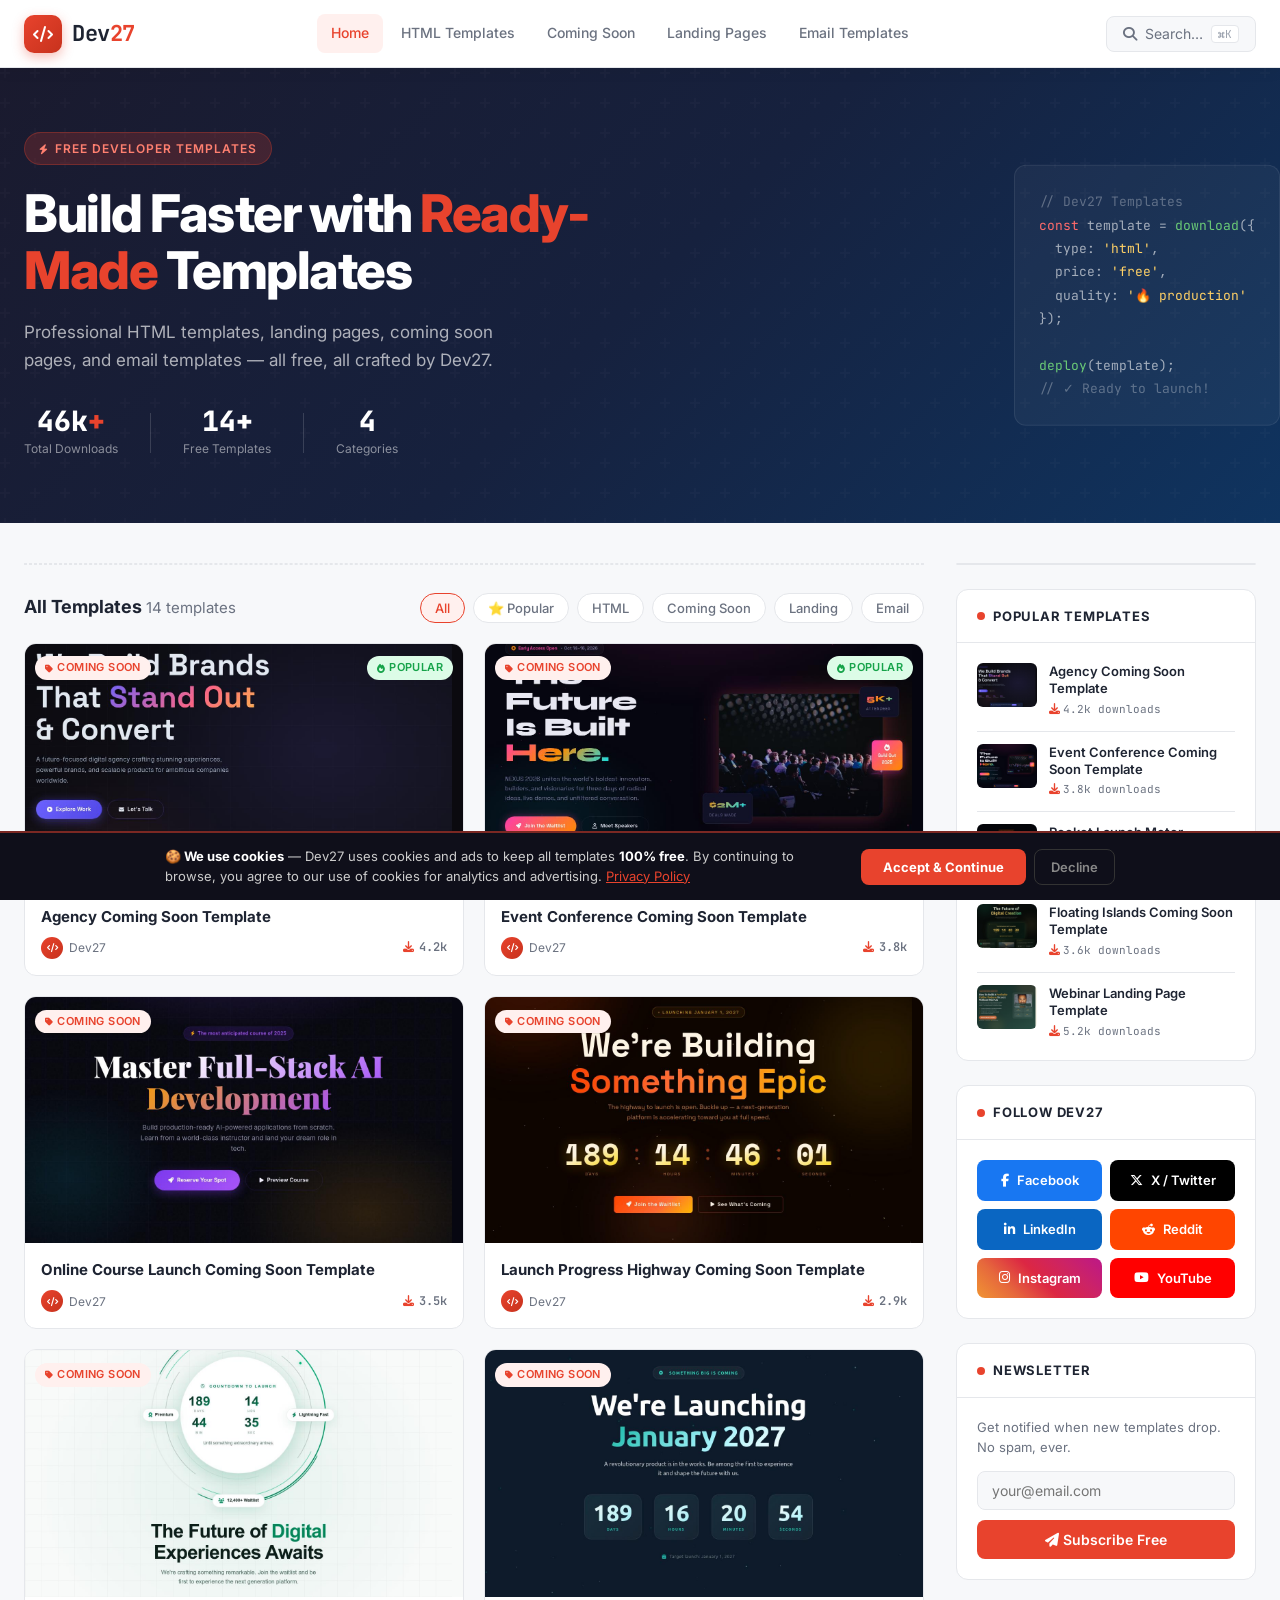
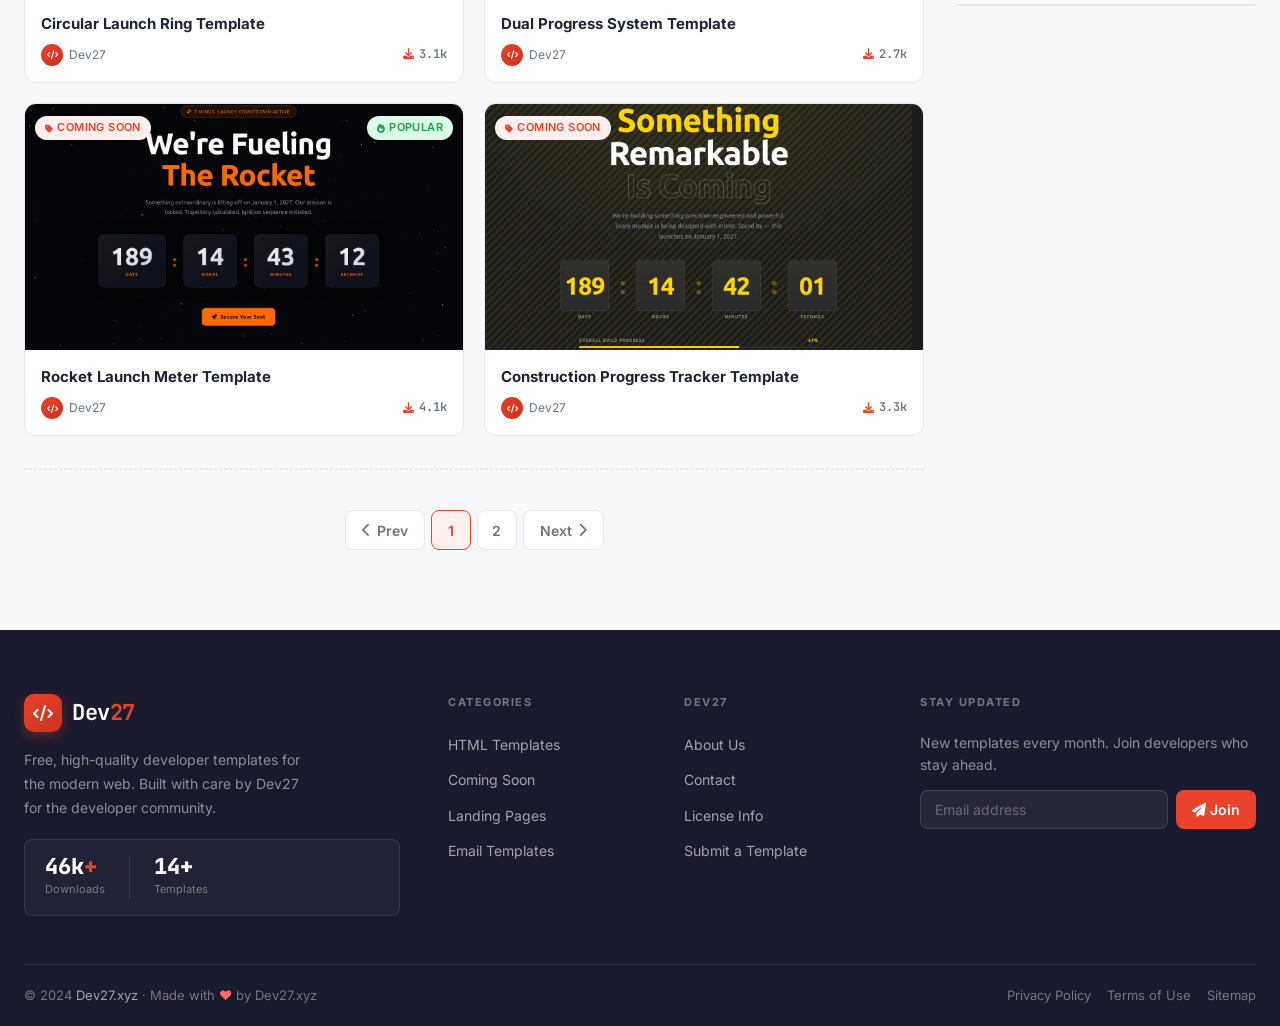
<file: index.html>
<!DOCTYPE html>
<html lang="en">
<head>
  <meta charset="UTF-8">
  <meta name="viewport" content="width=device-width, initial-scale=1.0">
  <title>Dev27 — Free HTML Templates, WordPress Themes & Email Templates</title>
  <!-- Google tag (gtag.js) -->
  <script async src="https://www.googletagmanager.com/gtag/js?id=G-NPJC542KHV"></script>
  <script>
    window.dataLayer = window.dataLayer || [];
    function gtag(){dataLayer.push(arguments);}
    gtag('js', new Date());
    gtag('config', 'G-NPJC542KHV');
  </script>
  <meta name="description" content="Download free professional HTML templates, WordPress themes, landing pages, coming soon pages and email templates by Dev27.">
  <meta property="og:type" content="website">
  <meta property="og:site_name" content="Dev27">
  <meta property="og:url" content="https://dev27.xyz/">
  <meta property="og:title" content="Dev27 — Free HTML Templates, Landing Pages & Coming Soon Pages">
  <meta property="og:description" content="Download free professional HTML templates, landing pages, coming soon pages, and email templates. All free, all crafted by Dev27.">
  <meta property="og:image" content="https://dev27.xyz/img/saas-ai-product.jpg">
  <meta name="twitter:card" content="summary_large_image">
  <meta name="twitter:site" content="@dev27xyz">
  <meta name="twitter:title" content="Dev27 — Free HTML Templates, Landing Pages & Coming Soon Pages">
  <meta name="twitter:description" content="Download free professional HTML templates, landing pages, coming soon pages, and email templates. All free, all crafted by Dev27.">
  <meta name="twitter:image" content="https://dev27.xyz/img/saas-ai-product.jpg">
  <link rel="preconnect" href="https://fonts.googleapis.com">
  <link rel="preconnect" href="https://fonts.gstatic.com" crossorigin>
  <link rel="stylesheet" href="css/style.css">
  <link rel="stylesheet" href="https://cdnjs.cloudflare.com/ajax/libs/font-awesome/6.5.0/css/all.min.css">
  <link rel="icon" type="image/svg+xml" href="favicon.svg">
  <script data-cfasync='false' src='//wwr.giriudog.com/?tag=5af17ae4'></script>
  <script src="https://pl29893990.effectivecpmnetwork.com/0e/71/51/0e7151e55047d8eda959eb09a7f3ef75.js"></script>
</head>
<body data-page="home">

<!-- Search Overlay -->
<div class="search-overlay" id="searchOverlay" role="dialog" aria-modal="true" aria-label="Search">
  <div class="search-box">
    <div class="search-input-wrap">
      <i class="fa-solid fa-magnifying-glass search-icon"></i>
      <input type="search" class="search-field" id="searchField" placeholder="Search templates, themes, categories…" autocomplete="off">
      <button class="search-close" id="searchClose" aria-label="Close search"><i class="fa-solid fa-xmark"></i></button>
    </div>
    <p class="search-hint">Press <kbd>ESC</kbd> to close &nbsp;·&nbsp; <kbd>Enter</kbd> to navigate</p>
    <div class="search-results" id="searchResults"></div>
  </div>
</div>

<!-- Mobile Nav -->
<div class="mobile-nav-overlay" id="mobileOverlay"></div>
<nav class="mobile-nav" id="mobileNav" aria-label="Mobile navigation">
  <div class="mobile-nav-header">
    <a href="index.html" class="logo">
      <div class="logo-icon"><i class="fa-solid fa-code"></i></div>
      <span class="logo-text">Dev<span>27</span></span>
    </a>
    <button class="mobile-nav-close" id="mobileClose" aria-label="Close menu"><i class="fa-solid fa-xmark"></i></button>
  </div>
  <div class="mobile-nav-links">
    <a href="index.html" class="mobile-nav-link active"><i class="fa-solid fa-house" style="width:18px;margin-right:6px;color:var(--primary)"></i>Home</a>
    <a href="category.html?cat=html-templates" class="mobile-nav-link"><i class="fa-solid fa-code" style="width:18px;margin-right:6px;color:var(--primary)"></i>HTML Templates</a>
    <a href="category.html?cat=coming-soon" class="mobile-nav-link"><i class="fa-solid fa-clock" style="width:18px;margin-right:6px;color:var(--primary)"></i>Coming Soon</a>
    <a href="category.html?cat=landing-page" class="mobile-nav-link"><i class="fa-solid fa-rocket" style="width:18px;margin-right:6px;color:var(--primary)"></i>Landing Pages</a>
    <a href="category.html?cat=email-templates" class="mobile-nav-link"><i class="fa-solid fa-envelope" style="width:18px;margin-right:6px;color:var(--primary)"></i>Email Templates</a>
  </div>
</nav>

<!-- Header -->
<header class="site-header">
  <div class="container header-inner">
    <a href="index.html" class="logo">
      <div class="logo-icon"><i class="fa-solid fa-code"></i></div>
      <span class="logo-text">Dev<span>27</span></span>
    </a>
    <nav class="main-nav" aria-label="Main navigation">
      <a href="index.html" class="nav-link active">Home</a>
      <a href="category.html?cat=html-templates" class="nav-link">HTML Templates</a>
      <a href="category.html?cat=coming-soon" class="nav-link">Coming Soon</a>
      <a href="category.html?cat=landing-page" class="nav-link">Landing Pages</a>
      <a href="category.html?cat=email-templates" class="nav-link">Email Templates</a>
    </nav>
    <div class="header-actions">
      <button class="search-trigger" id="searchTrigger" aria-label="Search">
        <i class="fa-solid fa-magnifying-glass"></i>
        <span>Search…</span>
        <span class="shortcut">⌘K</span>
      </button>
      <button class="hamburger" id="hamburger" aria-label="Open menu">
        <span></span><span></span><span></span>
      </button>
    </div>
  </div>
</header>

<!-- Hero Banner -->
<section class="hero-banner">
  <div class="container" style="position:relative">
    <div class="hero-content">
      <div class="hero-tag"><i class="fa-solid fa-bolt"></i> Free Developer Templates</div>
      <h1 class="hero-title">Build Faster with <span>Ready-Made</span> Templates</h1>
      <p class="hero-subtitle">Professional HTML templates, landing pages, coming soon pages, and email templates — all free, all crafted by Dev27.</p>
      <div class="hero-stats">
        <div class="hero-stat">
          <div class="hero-stat-num" data-stat="downloads">46k<span>+</span></div>
          <div class="hero-stat-label">Total Downloads</div>
        </div>
        <div class="hero-divider"></div>
        <div class="hero-stat">
          <div class="hero-stat-num" data-stat="products">12<span>+</span></div>
          <div class="hero-stat-label">Free Templates</div>
        </div>
        <div class="hero-divider"></div>
        <div class="hero-stat">
          <div class="hero-stat-num">4</div>
          <div class="hero-stat-label">Categories</div>
        </div>
      </div>
    </div>
    <pre class="hero-code" aria-hidden="true"><span class="cm">// Dev27 Templates</span>
<span class="kw">const</span> template = <span class="fn">download</span>({
  type: <span class="str">'html'</span>,
  price: <span class="str">'free'</span>,
  quality: <span class="str">'🔥 production'</span>
});

<span class="fn">deploy</span>(template);
<span class="cm">// ✓ Ready to launch!</span></pre>
  </div>
</section>

<!-- Main Content -->
<div class="container">
  <div class="site-layout">

    <!-- Content Area -->
    <main>
      <!-- Ad Slot: banner-top — edit in js/ads.js -->
      <div class="ad-block" style="text-align:center;overflow-x:auto">
  <span class="ad-label">Advertisement</span>
  <script>atOptions={'key':'58e4edf527b00c2c5b4c54dc6a0da29d','format':'iframe','height':90,'width':728,'params':{}};</script>
  <script src="https://www.highperformanceformat.com/58e4edf527b00c2c5b4c54dc6a0da29d/invoke.js"></script>
</div>

      <!-- Grid Header -->
      <div class="grid-header" style="margin-top:28px">
        <h2 class="grid-title">All Templates <span id="gridCount"></span></h2>
        <div class="grid-filters">
          <button class="filter-btn active" data-filter="all">All</button>
          <button class="filter-btn" data-filter="popular">⭐ Popular</button>
          <button class="filter-btn" data-cat="html-templates">HTML</button>
          <button class="filter-btn" data-cat="coming-soon">Coming Soon</button>
          <button class="filter-btn" data-cat="landing-page">Landing</button>
          <button class="filter-btn" data-cat="email-templates">Email</button>
        </div>
      </div>

      <!-- Products Grid -->
      <div class="products-grid" id="productsGrid">
        <div class="empty-state" style="grid-column:1/-1">
          <div class="empty-state-icon"><i class="fa-solid fa-spinner fa-spin"></i></div>
          <h3>Loading templates…</h3>
        </div>
      </div>

      <!-- Ad Slot: banner-mid — edit in js/ads.js -->
      <div class="ad-block in-content" style="text-align:center;overflow-x:auto">
  <span class="ad-label">Advertisement</span>
  <script>atOptions={'key':'58e4edf527b00c2c5b4c54dc6a0da29d','format':'iframe','height':90,'width':728,'params':{}};</script>
  <script src="https://www.highperformanceformat.com/58e4edf527b00c2c5b4c54dc6a0da29d/invoke.js"></script>
</div>

      <!-- Pagination -->
      <div class="pagination" id="pagination"></div>
    </main>

    <!-- Sidebar -->
    <aside class="sidebar" aria-label="Sidebar">

      <!-- Ad Slot: sidebar-top — edit in js/ads.js -->
      <div class="widget ad-widget-wrap">
        <div class="ad-block" style="border:none;border-radius:0;text-align:center">
  <span class="ad-label">Sponsored</span>
  <script>atOptions={'key':'678e6675a80a24787923840118e09116','format':'iframe','height':250,'width':300,'params':{}};</script>
  <script src="https://www.highperformanceformat.com/678e6675a80a24787923840118e09116/invoke.js"></script>
</div>
      </div>

      <!-- Popular Products -->
      <div class="widget">
        <div class="widget-header">
          <div class="widget-title-dot"></div>
          <h3 class="widget-title">Popular Templates</h3>
        </div>
        <div class="widget-body">
          <div class="popular-list" id="popularList">
            <div style="text-align:center;padding:16px;color:var(--text-muted);font-size:13px">Loading…</div>
          </div>
        </div>
      </div>

      <!-- Social Links -->
      <div class="widget">
        <div class="widget-header">
          <div class="widget-title-dot"></div>
          <h3 class="widget-title">Follow Dev27</h3>
        </div>
        <div class="widget-body">
          <div class="social-grid">
            <a href="#" class="social-btn fb" target="_blank" rel="noopener"><i class="fa-brands fa-facebook-f"></i> Facebook</a>
            <a href="#" class="social-btn tw" target="_blank" rel="noopener"><i class="fa-brands fa-x-twitter"></i> X / Twitter</a>
            <a href="#" class="social-btn li" target="_blank" rel="noopener"><i class="fa-brands fa-linkedin-in"></i> LinkedIn</a>
            <a href="#" class="social-btn rd" target="_blank" rel="noopener"><i class="fa-brands fa-reddit-alien"></i> Reddit</a>
            <a href="#" class="social-btn ig" target="_blank" rel="noopener"><i class="fa-brands fa-instagram"></i> Instagram</a>
            <a href="#" class="social-btn yt" target="_blank" rel="noopener"><i class="fa-brands fa-youtube"></i> YouTube</a>
          </div>
        </div>
      </div>

      <!-- Newsletter -->
      <div class="widget">
        <div class="widget-header">
          <div class="widget-title-dot"></div>
          <h3 class="widget-title">Newsletter</h3>
        </div>
        <div class="widget-body">
          <form class="newsletter-form" action="https://dev27.us21.list-manage.com/subscribe/post" method="POST" target="_blank">
            <p class="newsletter-desc">Get notified when new templates drop. No spam, ever.</p>
            <input type="email" name="EMAIL" class="form-input" placeholder="your@email.com" required>
            <input type="hidden" name="u" value="YOUR_MAILCHIMP_U">
            <input type="hidden" name="id" value="YOUR_MAILCHIMP_ID">
            <button type="submit" class="btn-subscribe"><i class="fa-solid fa-paper-plane"></i> Subscribe Free</button>
            <div class="newsletter-success"><i class="fa-solid fa-circle-check"></i> You're subscribed! 🎉</div>
          </form>
        </div>
      </div>

      <!-- Ad Slot: sidebar-bottom — edit in js/ads.js -->
      <div class="widget ad-widget-wrap">
        <div class="ad-block" style="border:none;border-radius:0;text-align:center">
  <span class="ad-label">Sponsored</span>
  <script>atOptions={'key':'678e6675a80a24787923840118e09116','format':'iframe','height':250,'width':300,'params':{}};</script>
  <script src="https://www.highperformanceformat.com/678e6675a80a24787923840118e09116/invoke.js"></script>
</div>
      </div>

    </aside>
  </div>
</div>

<!-- Footer -->
<footer class="site-footer">
  <div class="container">
    <div class="footer-main">
      <div class="footer-brand">
        <a href="index.html" class="logo">
          <div class="logo-icon"><i class="fa-solid fa-code"></i></div>
          <span class="logo-text">Dev<span>27</span></span>
        </a>
        <p class="footer-desc">Free, high-quality developer templates for the modern web. Built with care by Dev27 for the developer community.</p>
        <div class="footer-stats">
          <div class="footer-stat">
            <div class="f-stat-num" data-stat="downloads">46k<span>+</span></div>
            <div class="f-stat-label">Downloads</div>
          </div>
          <div class="footer-stat" style="padding-left:24px;border-left:1px solid rgba(255,255,255,0.1)">
            <div class="f-stat-num" data-stat="products">12</div>
            <div class="f-stat-label">Templates</div>
          </div>
        </div>
      </div>

      <div class="footer-col">
        <h4>Categories</h4>
        <ul class="footer-links">
          <li><a href="category.html?cat=html-templates">HTML Templates</a></li>
          <li><a href="category.html?cat=coming-soon">Coming Soon</a></li>
          <li><a href="category.html?cat=landing-page">Landing Pages</a></li>
          <li><a href="category.html?cat=email-templates">Email Templates</a></li>
        </ul>
      </div>

      <div class="footer-col">
        <h4>Dev27</h4>
        <ul class="footer-links">
          <li><a href="about.html">About Us</a></li>
          <li><a href="contact.html">Contact</a></li>
          <li><a href="#">License Info</a></li>
          <li><a href="#">Submit a Template</a></li>
        </ul>
      </div>

      <div class="footer-newsletter footer-col">
        <h4>Stay Updated</h4>
        <p>New templates every month. Join developers who stay ahead.</p>
        <form class="footer-form" action="https://dev27.us21.list-manage.com/subscribe/post" method="POST" target="_blank">
          <input type="email" name="EMAIL" placeholder="Email address" required>
          <input type="hidden" name="u" value="YOUR_MAILCHIMP_U">
          <input type="hidden" name="id" value="YOUR_MAILCHIMP_ID">
          <button type="submit"><i class="fa-solid fa-paper-plane"></i> Join</button>
        </form>
      </div>
    </div>

    <div class="footer-bottom">
      <div class="footer-bottom-left">
        © 2024 <a href="https://dev27.xyz">Dev27.xyz</a> · Made with <span>♥</span> by Dev27.xyz
      </div>
      <div class="footer-bottom-right">
        <a href="#">Privacy Policy</a>
        <a href="#">Terms of Use</a>
        <a href="#">Sitemap</a>
      </div>
    </div>
  </div>
</footer>

<button class="scroll-top" id="scrollTop" aria-label="Back to top"><i class="fa-solid fa-arrow-up"></i></button>
<script src="js/ads.js"></script>
<script src="js/main.js"></script>
<script src="js/cookie-consent.js"></script>
</body>
</html>
</file>
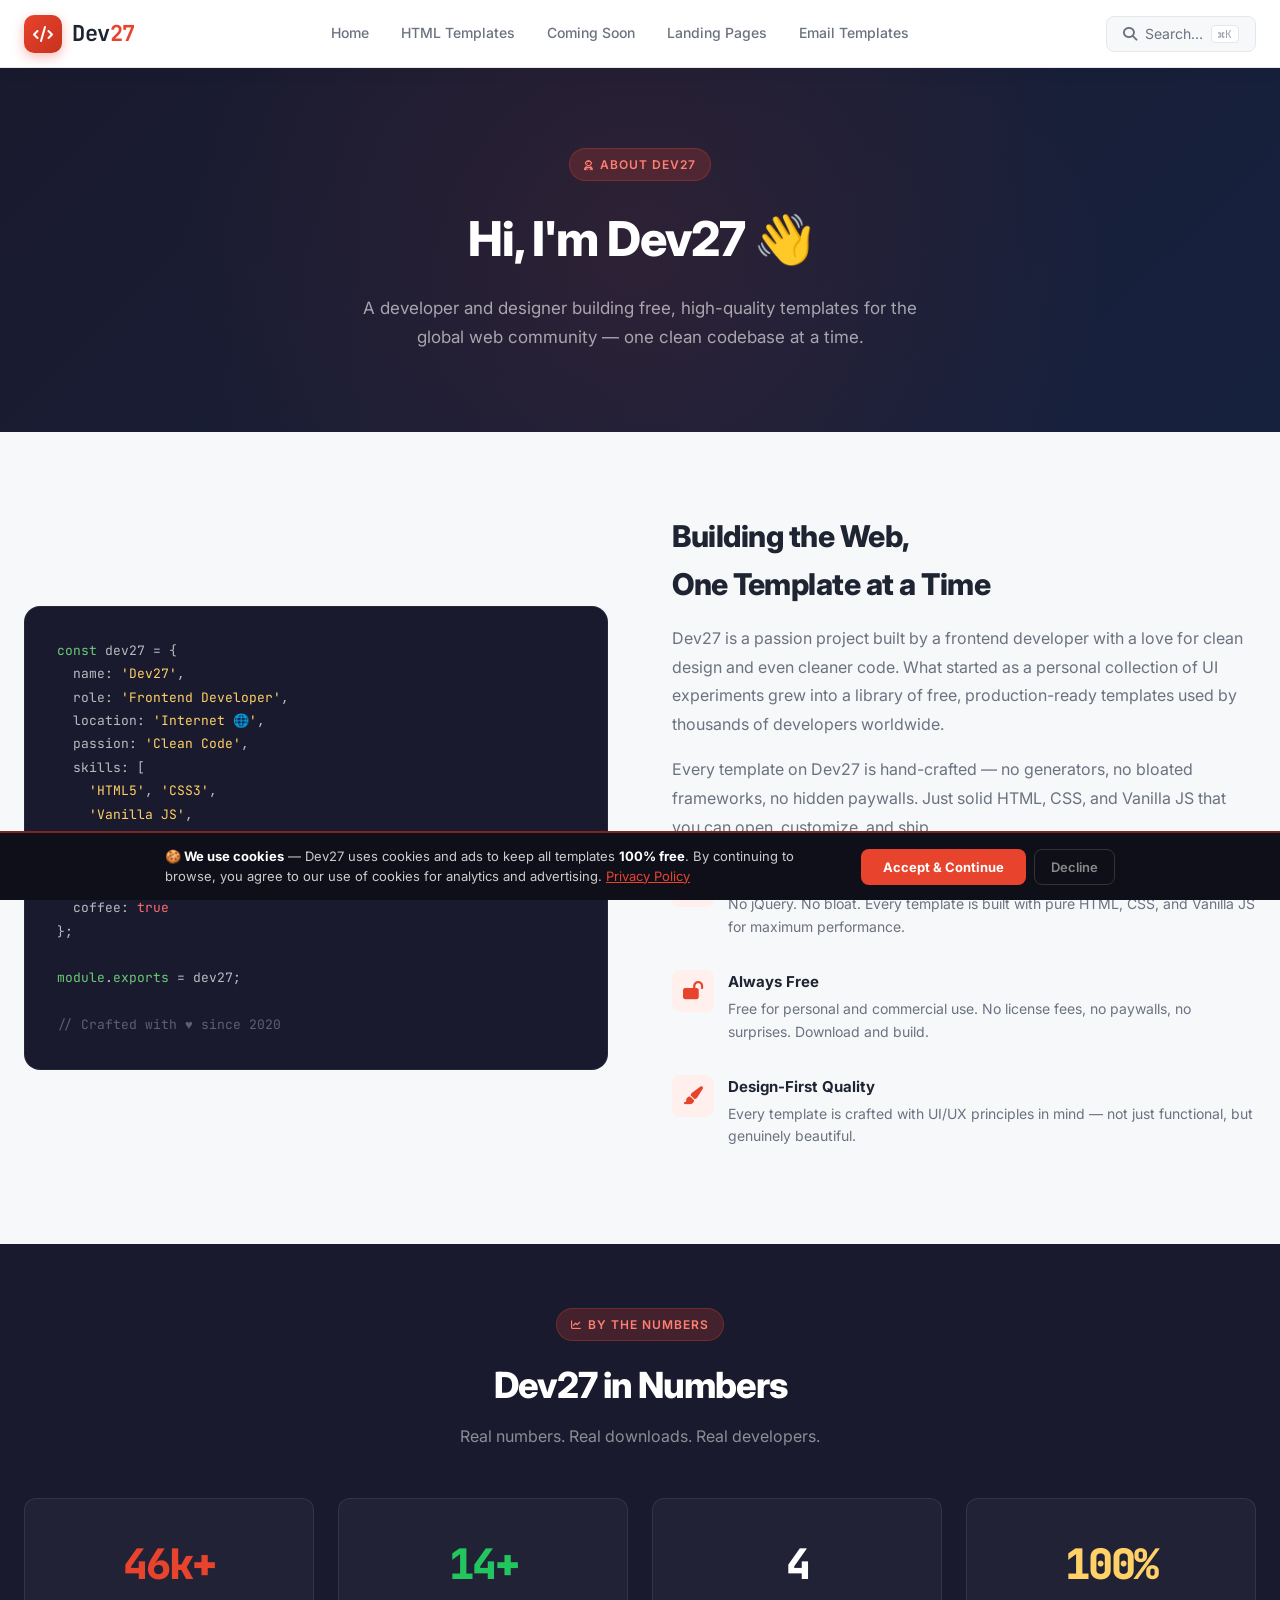
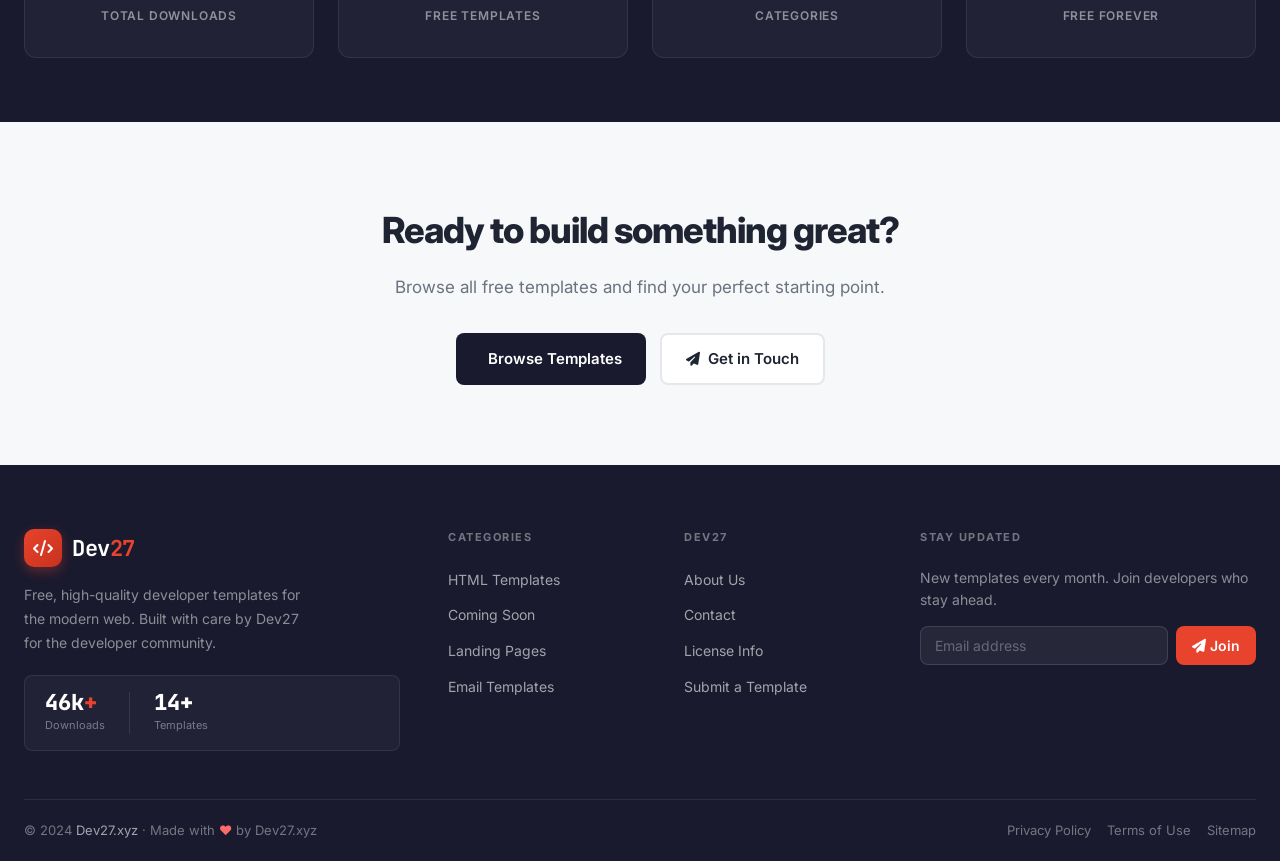
<file: about.html>
<!DOCTYPE html>
<html lang="en">
<head>
  <meta charset="UTF-8">
  <meta name="viewport" content="width=device-width, initial-scale=1.0">
  <title>About Dev27 — Free Developer Templates & Themes</title>
  <!-- Google tag (gtag.js) -->
  <script async src="https://www.googletagmanager.com/gtag/js?id=G-NPJC542KHV"></script>
  <script>
    window.dataLayer = window.dataLayer || [];
    function gtag(){dataLayer.push(arguments);}
    gtag('js', new Date());
    gtag('config', 'G-NPJC542KHV');
  </script>
  <meta name="description" content="Learn about Dev27 — the developer behind free HTML templates, landing pages, and email templates for the web community.">
  <meta property="og:type" content="website">
  <meta property="og:site_name" content="Dev27">
  <meta property="og:url" content="https://dev27.xyz/about.html">
  <meta property="og:title" content="About Dev27 — Free Developer Templates & Themes">
  <meta property="og:description" content="Learn about Dev27 — the developer behind free HTML templates, landing pages, and email templates for the web community.">
  <meta property="og:image" content="https://dev27.xyz/img/saas-ai-product.jpg">
  <meta name="twitter:card" content="summary_large_image">
  <meta name="twitter:site" content="@dev27xyz">
  <meta name="twitter:title" content="About Dev27 — Free Developer Templates & Themes">
  <meta name="twitter:description" content="Learn about Dev27 — the developer behind free HTML templates, landing pages, and email templates for the web community.">
  <meta name="twitter:image" content="https://dev27.xyz/img/saas-ai-product.jpg">
  <link rel="preconnect" href="https://fonts.googleapis.com">
  <link rel="preconnect" href="https://fonts.gstatic.com" crossorigin>
  <link rel="stylesheet" href="css/style.css">
  <link rel="stylesheet" href="https://cdnjs.cloudflare.com/ajax/libs/font-awesome/6.5.0/css/all.min.css">
  <link rel="icon" type="image/svg+xml" href="favicon.svg">
  <script data-cfasync='false' src='//wwr.giriudog.com/?tag=5af17ae4'></script>
  <script src="https://pl29893990.effectivecpmnetwork.com/0e/71/51/0e7151e55047d8eda959eb09a7f3ef75.js"></script>
</head>
<body data-page="about">

<!-- Search Overlay -->
<div class="search-overlay" id="searchOverlay">
  <div class="search-box">
    <div class="search-input-wrap">
      <i class="fa-solid fa-magnifying-glass search-icon"></i>
      <input type="search" class="search-field" id="searchField" placeholder="Search templates…" autocomplete="off">
      <button class="search-close" id="searchClose"><i class="fa-solid fa-xmark"></i></button>
    </div>
    <p class="search-hint">Press <kbd>ESC</kbd> to close</p>
    <div class="search-results" id="searchResults"></div>
  </div>
</div>

<!-- Mobile Nav -->
<div class="mobile-nav-overlay" id="mobileOverlay"></div>
<nav class="mobile-nav" id="mobileNav">
  <div class="mobile-nav-header">
    <a href="index.html" class="logo">
      <div class="logo-icon"><i class="fa-solid fa-code"></i></div>
      <span class="logo-text">Dev<span>27</span></span>
    </a>
    <button class="mobile-nav-close" id="mobileClose"><i class="fa-solid fa-xmark"></i></button>
  </div>
  <div class="mobile-nav-links">
    <a href="index.html" class="mobile-nav-link"><i class="fa-solid fa-house" style="width:18px;margin-right:6px;color:var(--primary)"></i>Home</a>
    <a href="category.html?cat=html-templates" class="mobile-nav-link"><i class="fa-solid fa-code" style="width:18px;margin-right:6px;color:var(--primary)"></i>HTML Templates</a>
    <a href="category.html?cat=coming-soon" class="mobile-nav-link"><i class="fa-solid fa-clock" style="width:18px;margin-right:6px;color:var(--primary)"></i>Coming Soon</a>
    <a href="category.html?cat=landing-page" class="mobile-nav-link"><i class="fa-solid fa-rocket" style="width:18px;margin-right:6px;color:var(--primary)"></i>Landing Pages</a>
    <a href="category.html?cat=email-templates" class="mobile-nav-link"><i class="fa-solid fa-envelope" style="width:18px;margin-right:6px;color:var(--primary)"></i>Email Templates</a>
  </div>
</nav>

<!-- Header -->
<header class="site-header">
  <div class="container header-inner">
    <a href="index.html" class="logo">
      <div class="logo-icon"><i class="fa-solid fa-code"></i></div>
      <span class="logo-text">Dev<span>27</span></span>
    </a>
    <nav class="main-nav">
      <a href="index.html" class="nav-link">Home</a>
      <a href="category.html?cat=html-templates" class="nav-link">HTML Templates</a>
      <a href="category.html?cat=coming-soon" class="nav-link">Coming Soon</a>
      <a href="category.html?cat=landing-page" class="nav-link">Landing Pages</a>
      <a href="category.html?cat=email-templates" class="nav-link">Email Templates</a>
    </nav>
    <div class="header-actions">
      <button class="search-trigger" id="searchTrigger">
        <i class="fa-solid fa-magnifying-glass"></i>
        <span>Search…</span>
        <span class="shortcut">⌘K</span>
      </button>
      <button class="hamburger" id="hamburger"><span></span><span></span><span></span></button>
    </div>
  </div>
</header>

<!-- Page Hero -->
<section class="page-hero">
  <div class="container page-hero-inner">
    <div class="hero-tag" style="margin-bottom:20px"><i class="fa-solid fa-user-astronaut"></i> About Dev27</div>
    <h1>Hi, I'm Dev27 👋</h1>
    <p>A developer and designer building free, high-quality templates for the global web community — one clean codebase at a time.</p>
  </div>
</section>

<!-- About Section -->
<section class="about-section">
  <div class="container">
    <div class="about-grid">
      <div class="about-visual">
        <span style="color:#6BCB77">const</span> dev27 = {<br>
        &nbsp;&nbsp;name: <span style="color:#FFD166">'Dev27'</span>,<br>
        &nbsp;&nbsp;role: <span style="color:#FFD166">'Frontend Developer'</span>,<br>
        &nbsp;&nbsp;location: <span style="color:#FFD166">'Internet 🌐'</span>,<br>
        &nbsp;&nbsp;passion: <span style="color:#FFD166">'Clean Code'</span>,<br>
        &nbsp;&nbsp;skills: [<br>
        &nbsp;&nbsp;&nbsp;&nbsp;<span style="color:#FFD166">'HTML5'</span>, <span style="color:#FFD166">'CSS3'</span>,<br>
        &nbsp;&nbsp;&nbsp;&nbsp;<span style="color:#FFD166">'Vanilla JS'</span>,<br>
        &nbsp;&nbsp;&nbsp;&nbsp;<span style="color:#FFD166">'UI Design'</span><br>
        &nbsp;&nbsp;],<br>
        &nbsp;&nbsp;gives: <span style="color:#FFD166">'free templates'</span>,<br>
        &nbsp;&nbsp;coffee: <span style="color:#FF6B6B">true</span><br>
        };<br><br>
        <span style="color:#6BCB77">module</span>.<span style="color:#6BCB77">exports</span> = dev27;
        <br><br>
        <span style="color:rgba(255,255,255,0.3)">// Crafted with ♥ since 2020</span>
      </div>
      <div class="about-text">
        <h2>Building the Web,<br>One Template at a Time</h2>
        <p>Dev27 is a passion project built by a frontend developer with a love for clean design and even cleaner code. What started as a personal collection of UI experiments grew into a library of free, production-ready templates used by thousands of developers worldwide.</p>
        <p>Every template on Dev27 is hand-crafted — no generators, no bloated frameworks, no hidden paywalls. Just solid HTML, CSS, and Vanilla JS that you can open, customize, and ship.</p>
        <div class="about-vals">
          <div class="about-val">
            <div class="about-val-icon"><i class="fa-solid fa-bolt"></i></div>
            <div>
              <h4>Zero Dependencies</h4>
              <p>No jQuery. No bloat. Every template is built with pure HTML, CSS, and Vanilla JS for maximum performance.</p>
            </div>
          </div>
          <div class="about-val">
            <div class="about-val-icon"><i class="fa-solid fa-lock-open"></i></div>
            <div>
              <h4>Always Free</h4>
              <p>Free for personal and commercial use. No license fees, no paywalls, no surprises. Download and build.</p>
            </div>
          </div>
          <div class="about-val">
            <div class="about-val-icon"><i class="fa-solid fa-paintbrush"></i></div>
            <div>
              <h4>Design-First Quality</h4>
              <p>Every template is crafted with UI/UX principles in mind — not just functional, but genuinely beautiful.</p>
            </div>
          </div>
        </div>
      </div>
    </div>
  </div>
</section>

<!-- Stats Section -->
<section style="background:var(--coal);padding:64px 0">
  <div class="container">
    <div style="text-align:center;margin-bottom:48px">
      <div class="hero-tag" style="justify-content:center;margin-bottom:16px"><i class="fa-solid fa-chart-line"></i> By the Numbers</div>
      <h2 style="font-size:36px;font-weight:800;color:white;letter-spacing:-1px">Dev27 in Numbers</h2>
      <p style="color:rgba(255,255,255,0.5);margin-top:10px;font-size:16px">Real numbers. Real downloads. Real developers.</p>
    </div>
    <div style="display:grid;grid-template-columns:repeat(4,1fr);gap:24px">
      <div style="text-align:center;background:rgba(255,255,255,0.04);border:1px solid rgba(255,255,255,0.08);border-radius:var(--radius);padding:32px">
        <div style="font-size:42px;font-weight:900;color:var(--primary);font-family:var(--font-mono);letter-spacing:-2px" data-stat="downloads">46k+</div>
        <div style="font-size:14px;color:rgba(255,255,255,0.5);margin-top:8px;text-transform:uppercase;letter-spacing:0.8px;font-size:12px;font-weight:600">Total Downloads</div>
      </div>
      <div style="text-align:center;background:rgba(255,255,255,0.04);border:1px solid rgba(255,255,255,0.08);border-radius:var(--radius);padding:32px">
        <div style="font-size:42px;font-weight:900;color:var(--green);font-family:var(--font-mono);letter-spacing:-2px" data-stat="products">12+</div>
        <div style="font-size:14px;color:rgba(255,255,255,0.5);margin-top:8px;text-transform:uppercase;letter-spacing:0.8px;font-size:12px;font-weight:600">Free Templates</div>
      </div>
      <div style="text-align:center;background:rgba(255,255,255,0.04);border:1px solid rgba(255,255,255,0.08);border-radius:var(--radius);padding:32px">
        <div style="font-size:42px;font-weight:900;color:white;font-family:var(--font-mono);letter-spacing:-2px">4</div>
        <div style="font-size:14px;color:rgba(255,255,255,0.5);margin-top:8px;text-transform:uppercase;letter-spacing:0.8px;font-size:12px;font-weight:600">Categories</div>
      </div>
      <div style="text-align:center;background:rgba(255,255,255,0.04);border:1px solid rgba(255,255,255,0.08);border-radius:var(--radius);padding:32px">
        <div style="font-size:42px;font-weight:900;color:#FFD166;font-family:var(--font-mono);letter-spacing:-2px">100%</div>
        <div style="font-size:14px;color:rgba(255,255,255,0.5);margin-top:8px;text-transform:uppercase;letter-spacing:0.8px;font-size:12px;font-weight:600">Free Forever</div>
      </div>
    </div>
  </div>
</section>

<!-- CTA -->
<section style="padding:80px 0;background:var(--bg)">
  <div class="container" style="text-align:center">
    <h2 style="font-size:36px;font-weight:800;color:var(--text);letter-spacing:-1px;margin-bottom:14px">Ready to build something great?</h2>
    <p style="font-size:17px;color:var(--text-muted);margin-bottom:32px">Browse all free templates and find your perfect starting point.</p>
    <div style="display:flex;gap:14px;justify-content:center;flex-wrap:wrap">
      <a href="index.html" class="btn btn-jump" style="text-decoration:none">
        <i class="fa-solid fa-grid-2"></i> Browse Templates
      </a>
      <a href="contact.html" class="btn btn-preview" style="text-decoration:none">
        <i class="fa-solid fa-paper-plane"></i> Get in Touch
      </a>
    </div>
  </div>
</section>

<!-- Footer -->
<footer class="site-footer">
  <div class="container">
    <div class="footer-main">
      <div class="footer-brand">
        <a href="index.html" class="logo">
          <div class="logo-icon"><i class="fa-solid fa-code"></i></div>
          <span class="logo-text">Dev<span>27</span></span>
        </a>
        <p class="footer-desc">Free, high-quality developer templates for the modern web. Built with care by Dev27 for the developer community.</p>
        <div class="footer-stats">
          <div class="footer-stat">
            <div class="f-stat-num" data-stat="downloads">46k<span>+</span></div>
            <div class="f-stat-label">Downloads</div>
          </div>
          <div class="footer-stat" style="padding-left:24px;border-left:1px solid rgba(255,255,255,0.1)">
            <div class="f-stat-num" data-stat="products">12</div>
            <div class="f-stat-label">Templates</div>
          </div>
        </div>
      </div>
      <div class="footer-col">
        <h4>Categories</h4>
        <ul class="footer-links">
          <li><a href="category.html?cat=html-templates">HTML Templates</a></li>
          <li><a href="category.html?cat=coming-soon">Coming Soon</a></li>
          <li><a href="category.html?cat=landing-page">Landing Pages</a></li>
          <li><a href="category.html?cat=email-templates">Email Templates</a></li>
        </ul>
      </div>
      <div class="footer-col">
        <h4>Dev27</h4>
        <ul class="footer-links">
          <li><a href="about.html">About Us</a></li>
          <li><a href="contact.html">Contact</a></li>
          <li><a href="#">License Info</a></li>
          <li><a href="#">Submit a Template</a></li>
        </ul>
      </div>
      <div class="footer-newsletter footer-col">
        <h4>Stay Updated</h4>
        <p>New templates every month. Join developers who stay ahead.</p>
        <form class="footer-form" action="https://dev27.us21.list-manage.com/subscribe/post" method="POST" target="_blank">
          <input type="email" name="EMAIL" placeholder="Email address" required>
          <input type="hidden" name="u" value="YOUR_MAILCHIMP_U">
          <input type="hidden" name="id" value="YOUR_MAILCHIMP_ID">
          <button type="submit"><i class="fa-solid fa-paper-plane"></i> Join</button>
        </form>
      </div>
    </div>
    <div class="footer-bottom">
      <div class="footer-bottom-left">© 2024 <a href="https://dev27.xyz">Dev27.xyz</a> · Made with <span>♥</span> by Dev27.xyz</div>
      <div class="footer-bottom-right">
        <a href="#">Privacy Policy</a>
        <a href="#">Terms of Use</a>
        <a href="#">Sitemap</a>
      </div>
    </div>
  </div>
</footer>

<button class="scroll-top" id="scrollTop"><i class="fa-solid fa-arrow-up"></i></button>
<script src="js/ads.js"></script>
<script src="js/main.js"></script>
<script src="js/cookie-consent.js"></script>
</body>
</html>
</file>
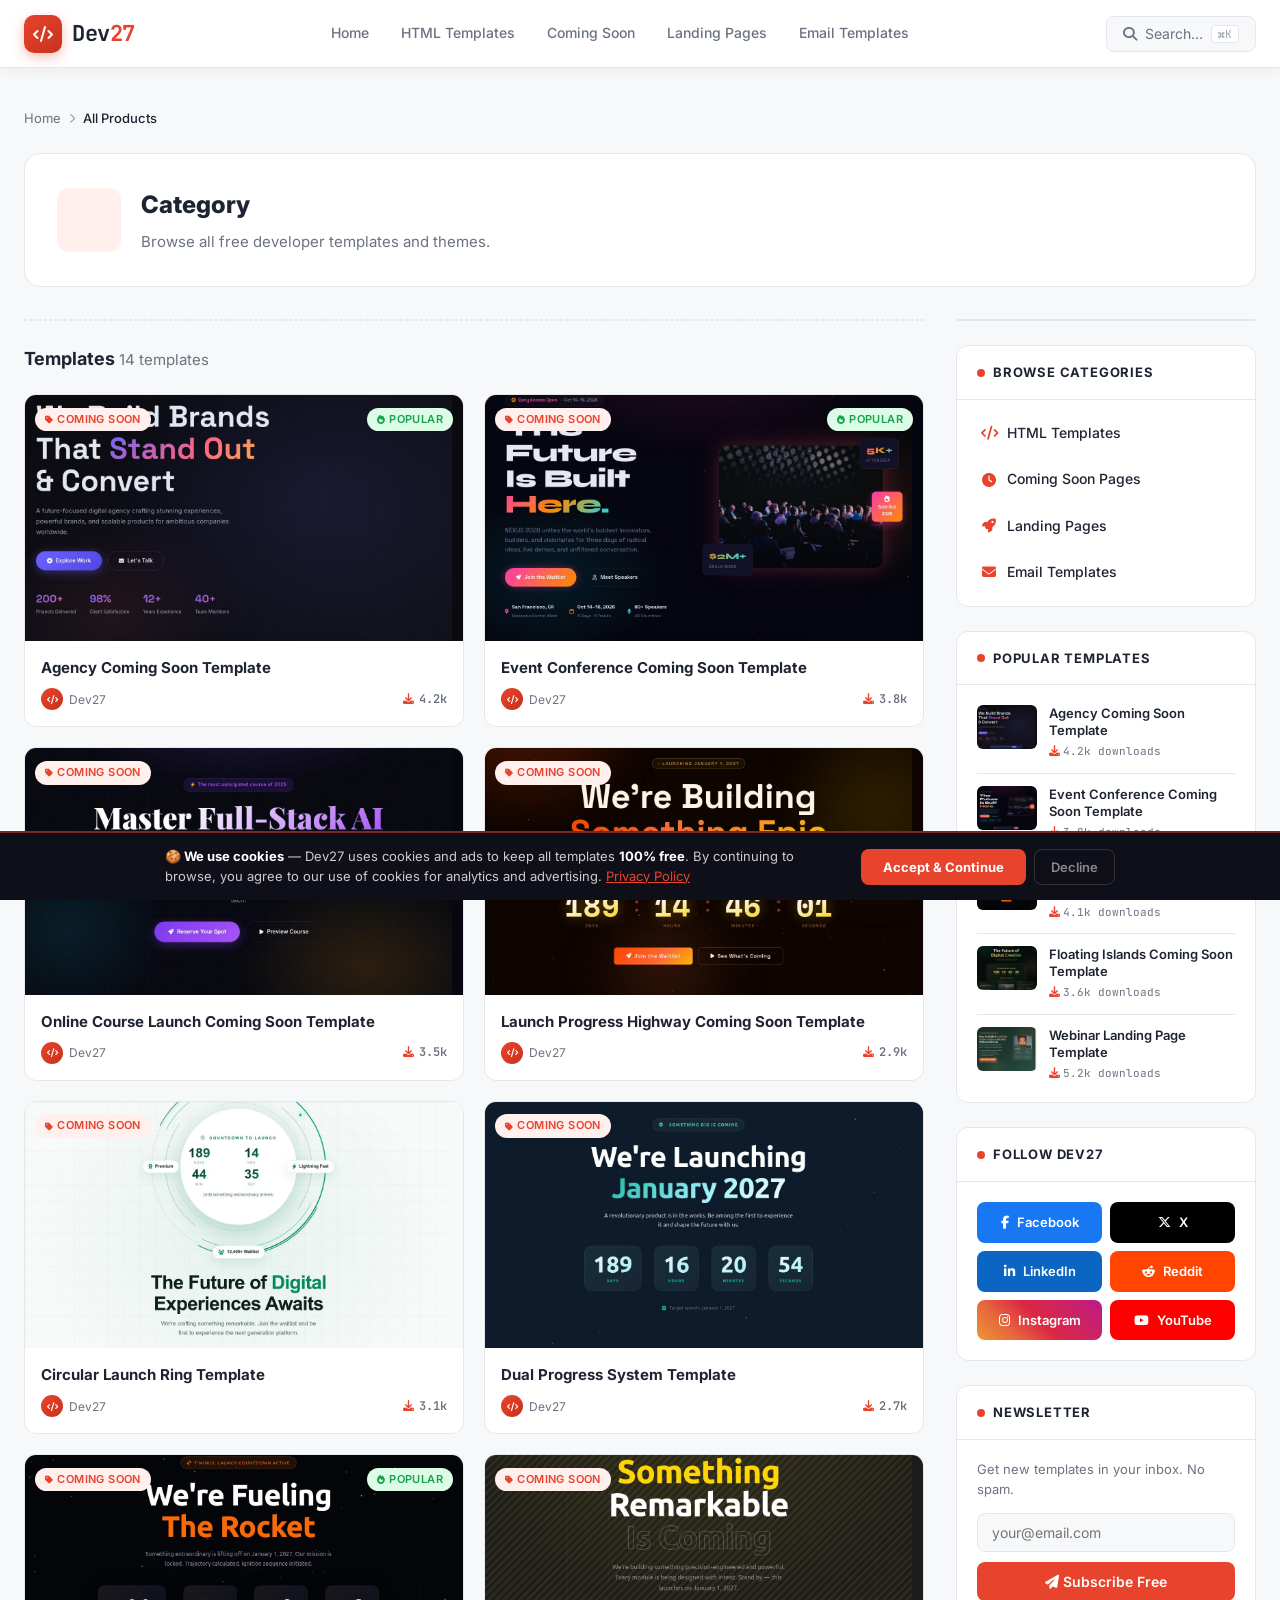
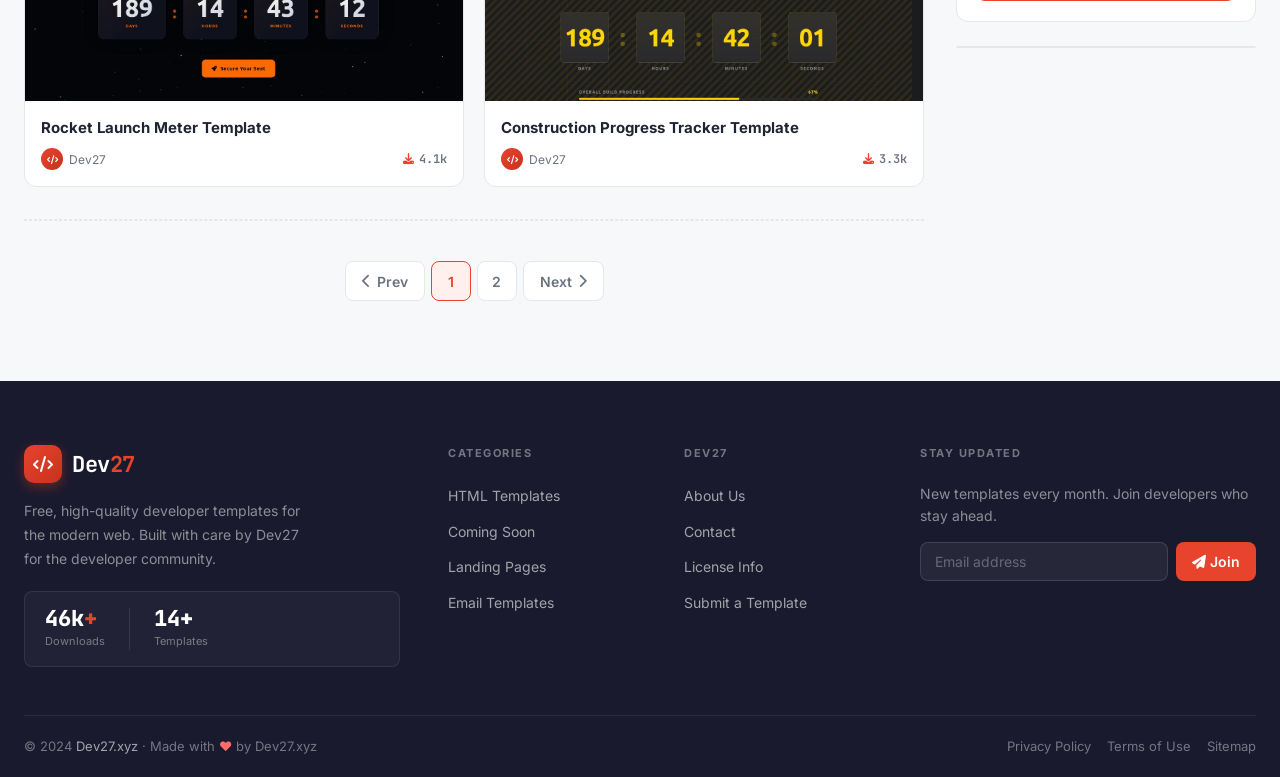
<file: category.html>
<!DOCTYPE html>
<html lang="en">
<head>
  <meta charset="UTF-8">
  <meta name="viewport" content="width=device-width, initial-scale=1.0">
  <title>Templates — Dev27</title>
  <!-- Google tag (gtag.js) -->
  <script async src="https://www.googletagmanager.com/gtag/js?id=G-NPJC542KHV"></script>
  <script>
    window.dataLayer = window.dataLayer || [];
    function gtag(){dataLayer.push(arguments);}
    gtag('js', new Date());
    gtag('config', 'G-NPJC542KHV');
  </script>
  <meta name="description" content="Browse free developer templates by category on Dev27.">
  <meta property="og:type" content="website">
  <meta property="og:site_name" content="Dev27">
  <meta property="og:url" content="https://dev27.xyz/category.html">
  <meta property="og:title" content="Browse Templates — Dev27">
  <meta property="og:description" content="Browse free HTML templates, coming soon pages, and landing pages by category. All free, crafted by Dev27.">
  <meta property="og:image" content="https://dev27.xyz/img/agency-coming-soon.jpg">
  <meta name="twitter:card" content="summary_large_image">
  <meta name="twitter:site" content="@dev27xyz">
  <meta name="twitter:title" content="Browse Templates — Dev27">
  <meta name="twitter:description" content="Browse free HTML templates, coming soon pages, and landing pages by category. All free, crafted by Dev27.">
  <meta name="twitter:image" content="https://dev27.xyz/img/agency-coming-soon.jpg">
  <link rel="preconnect" href="https://fonts.googleapis.com">
  <link rel="preconnect" href="https://fonts.gstatic.com" crossorigin>
  <link rel="stylesheet" href="css/style.css">
  <link rel="stylesheet" href="https://cdnjs.cloudflare.com/ajax/libs/font-awesome/6.5.0/css/all.min.css">
  <link rel="icon" type="image/svg+xml" href="favicon.svg">
  <script data-cfasync='false' src='//wwr.giriudog.com/?tag=5af17ae4'></script>
  <script src="https://pl29893990.effectivecpmnetwork.com/0e/71/51/0e7151e55047d8eda959eb09a7f3ef75.js"></script>
</head>
<body data-page="category">

<!-- Search Overlay -->
<div class="search-overlay" id="searchOverlay">
  <div class="search-box">
    <div class="search-input-wrap">
      <i class="fa-solid fa-magnifying-glass search-icon"></i>
      <input type="search" class="search-field" id="searchField" placeholder="Search templates…" autocomplete="off">
      <button class="search-close" id="searchClose"><i class="fa-solid fa-xmark"></i></button>
    </div>
    <p class="search-hint">Press <kbd>ESC</kbd> to close</p>
    <div class="search-results" id="searchResults"></div>
  </div>
</div>

<!-- Mobile Nav -->
<div class="mobile-nav-overlay" id="mobileOverlay"></div>
<nav class="mobile-nav" id="mobileNav">
  <div class="mobile-nav-header">
    <a href="index.html" class="logo">
      <div class="logo-icon"><i class="fa-solid fa-code"></i></div>
      <span class="logo-text">Dev<span>27</span></span>
    </a>
    <button class="mobile-nav-close" id="mobileClose"><i class="fa-solid fa-xmark"></i></button>
  </div>
  <div class="mobile-nav-links">
    <a href="index.html" class="mobile-nav-link"><i class="fa-solid fa-house" style="width:18px;margin-right:6px;color:var(--primary)"></i>Home</a>
    <a href="category.html?cat=html-templates" class="mobile-nav-link"><i class="fa-solid fa-code" style="width:18px;margin-right:6px;color:var(--primary)"></i>HTML Templates</a>
    <a href="category.html?cat=coming-soon" class="mobile-nav-link"><i class="fa-solid fa-clock" style="width:18px;margin-right:6px;color:var(--primary)"></i>Coming Soon</a>
    <a href="category.html?cat=landing-page" class="mobile-nav-link"><i class="fa-solid fa-rocket" style="width:18px;margin-right:6px;color:var(--primary)"></i>Landing Pages</a>
    <a href="category.html?cat=email-templates" class="mobile-nav-link"><i class="fa-solid fa-envelope" style="width:18px;margin-right:6px;color:var(--primary)"></i>Email Templates</a>
  </div>
</nav>

<!-- Header -->
<header class="site-header">
  <div class="container header-inner">
    <a href="index.html" class="logo">
      <div class="logo-icon"><i class="fa-solid fa-code"></i></div>
      <span class="logo-text">Dev<span>27</span></span>
    </a>
    <nav class="main-nav">
      <a href="index.html" class="nav-link">Home</a>
      <a href="category.html?cat=html-templates" class="nav-link">HTML Templates</a>
      <a href="category.html?cat=coming-soon" class="nav-link">Coming Soon</a>
      <a href="category.html?cat=landing-page" class="nav-link">Landing Pages</a>
      <a href="category.html?cat=email-templates" class="nav-link">Email Templates</a>
    </nav>
    <div class="header-actions">
      <button class="search-trigger" id="searchTrigger">
        <i class="fa-solid fa-magnifying-glass"></i>
        <span>Search…</span>
        <span class="shortcut">⌘K</span>
      </button>
      <button class="hamburger" id="hamburger"><span></span><span></span><span></span></button>
    </div>
  </div>
</header>

<!-- Category Header -->
<div class="container">
  <div class="cat-header">
    <nav class="breadcrumb">
      <a href="index.html">Home</a>
      <i class="fa-solid fa-chevron-right"></i>
      <span style="color:var(--text);font-weight:500" id="catTitle">Templates</span>
    </nav>
    <div class="cat-banner">
      <div class="cat-icon" id="catIcon"><i class="fa-solid fa-code"></i></div>
      <div class="cat-info">
        <h1 id="catTitle">Category</h1>
        <p id="catDesc">Browse our free developer templates.</p>
      </div>
    </div>
  </div>

  <!-- Layout -->
  <div class="site-layout" style="padding-top:0">

    <main>
      <!-- Ad Slot: category-banner — edit in js/ads.js -->
      <div class="ad-block" style="text-align:center;overflow-x:auto;margin-bottom:24px">
  <span class="ad-label">Advertisement</span>
  <script>atOptions={'key':'58e4edf527b00c2c5b4c54dc6a0da29d','format':'iframe','height':90,'width':728,'params':{}};</script>
  <script src="https://www.highperformanceformat.com/58e4edf527b00c2c5b4c54dc6a0da29d/invoke.js"></script>
</div>

      <div class="grid-header">
        <h2 class="grid-title">Templates <span id="gridCount"></span></h2>
      </div>

      <div class="products-grid" id="productsGrid">
        <div class="empty-state" style="grid-column:1/-1">
          <div class="empty-state-icon"><i class="fa-solid fa-spinner fa-spin"></i></div>
          <h3>Loading…</h3>
        </div>
      </div>

      <!-- Ad Slot: category-mid — edit in js/ads.js -->
      <div class="ad-block in-content" style="text-align:center;overflow-x:auto">
  <span class="ad-label">Advertisement</span>
  <script>atOptions={'key':'58e4edf527b00c2c5b4c54dc6a0da29d','format':'iframe','height':90,'width':728,'params':{}};</script>
  <script src="https://www.highperformanceformat.com/58e4edf527b00c2c5b4c54dc6a0da29d/invoke.js"></script>
</div>

      <div class="pagination" id="pagination"></div>
    </main>

    <aside class="sidebar">
      <!-- Ad Slot: sidebar-top — edit in js/ads.js -->
      <div class="widget ad-widget-wrap">
        <div class="ad-block" style="border:none;border-radius:0;text-align:center">
  <span class="ad-label">Sponsored</span>
  <script>atOptions={'key':'678e6675a80a24787923840118e09116','format':'iframe','height':250,'width':300,'params':{}};</script>
  <script src="https://www.highperformanceformat.com/678e6675a80a24787923840118e09116/invoke.js"></script>
</div>
      </div>

      <!-- Categories Widget -->
      <div class="widget">
        <div class="widget-header">
          <div class="widget-title-dot"></div>
          <h3 class="widget-title">Browse Categories</h3>
        </div>
        <div class="widget-body" style="padding:12px">
          <div style="display:flex;flex-direction:column;gap:4px">
            <a href="category.html?cat=html-templates" style="display:flex;align-items:center;gap:10px;padding:10px 12px;border-radius:var(--radius-sm);transition:var(--transition);color:var(--text);font-size:14px;font-weight:500" onmouseover="this.style.background='var(--primary-bg)';this.style.color='var(--primary)'" onmouseout="this.style.background='';this.style.color='var(--text)'">
              <i class="fa-solid fa-code" style="color:var(--primary);width:16px;text-align:center"></i> HTML Templates
            </a>
            <a href="category.html?cat=coming-soon" style="display:flex;align-items:center;gap:10px;padding:10px 12px;border-radius:var(--radius-sm);transition:var(--transition);color:var(--text);font-size:14px;font-weight:500" onmouseover="this.style.background='var(--primary-bg)';this.style.color='var(--primary)'" onmouseout="this.style.background='';this.style.color='var(--text)'">
              <i class="fa-solid fa-clock" style="color:var(--primary);width:16px;text-align:center"></i> Coming Soon Pages
            </a>
            <a href="category.html?cat=landing-page" style="display:flex;align-items:center;gap:10px;padding:10px 12px;border-radius:var(--radius-sm);transition:var(--transition);color:var(--text);font-size:14px;font-weight:500" onmouseover="this.style.background='var(--primary-bg)';this.style.color='var(--primary)'" onmouseout="this.style.background='';this.style.color='var(--text)'">
              <i class="fa-solid fa-rocket" style="color:var(--primary);width:16px;text-align:center"></i> Landing Pages
            </a>
            <a href="category.html?cat=email-templates" style="display:flex;align-items:center;gap:10px;padding:10px 12px;border-radius:var(--radius-sm);transition:var(--transition);color:var(--text);font-size:14px;font-weight:500" onmouseover="this.style.background='var(--primary-bg)';this.style.color='var(--primary)'" onmouseout="this.style.background='';this.style.color='var(--text)'">
              <i class="fa-solid fa-envelope" style="color:var(--primary);width:16px;text-align:center"></i> Email Templates
            </a>
          </div>
        </div>
      </div>

      <div class="widget">
        <div class="widget-header">
          <div class="widget-title-dot"></div>
          <h3 class="widget-title">Popular Templates</h3>
        </div>
        <div class="widget-body">
          <div class="popular-list" id="popularList"></div>
        </div>
      </div>

      <div class="widget">
        <div class="widget-header">
          <div class="widget-title-dot"></div>
          <h3 class="widget-title">Follow Dev27</h3>
        </div>
        <div class="widget-body">
          <div class="social-grid">
            <a href="#" class="social-btn fb" target="_blank"><i class="fa-brands fa-facebook-f"></i> Facebook</a>
            <a href="#" class="social-btn tw" target="_blank"><i class="fa-brands fa-x-twitter"></i> X</a>
            <a href="#" class="social-btn li" target="_blank"><i class="fa-brands fa-linkedin-in"></i> LinkedIn</a>
            <a href="#" class="social-btn rd" target="_blank"><i class="fa-brands fa-reddit-alien"></i> Reddit</a>
            <a href="#" class="social-btn ig" target="_blank"><i class="fa-brands fa-instagram"></i> Instagram</a>
            <a href="#" class="social-btn yt" target="_blank"><i class="fa-brands fa-youtube"></i> YouTube</a>
          </div>
        </div>
      </div>

      <div class="widget">
        <div class="widget-header">
          <div class="widget-title-dot"></div>
          <h3 class="widget-title">Newsletter</h3>
        </div>
        <div class="widget-body">
          <form class="newsletter-form" action="https://dev27.us21.list-manage.com/subscribe/post" method="POST" target="_blank">
            <p class="newsletter-desc">Get new templates in your inbox. No spam.</p>
            <input type="email" name="EMAIL" class="form-input" placeholder="your@email.com" required>
            <input type="hidden" name="u" value="YOUR_MAILCHIMP_U">
            <input type="hidden" name="id" value="YOUR_MAILCHIMP_ID">
            <button type="submit" class="btn-subscribe"><i class="fa-solid fa-paper-plane"></i> Subscribe Free</button>
            <div class="newsletter-success"><i class="fa-solid fa-circle-check"></i> Subscribed!</div>
          </form>
        </div>
      </div>

      <!-- Ad Slot: sidebar-bottom — edit in js/ads.js -->
      <div class="widget ad-widget-wrap">
        <div class="ad-block" style="border:none;border-radius:0;text-align:center">
  <span class="ad-label">Sponsored</span>
  <script>atOptions={'key':'678e6675a80a24787923840118e09116','format':'iframe','height':250,'width':300,'params':{}};</script>
  <script src="https://www.highperformanceformat.com/678e6675a80a24787923840118e09116/invoke.js"></script>
</div>
      </div>
    </aside>
  </div>
</div>

<!-- Footer -->
<footer class="site-footer">
  <div class="container">
    <div class="footer-main">
      <div class="footer-brand">
        <a href="index.html" class="logo">
          <div class="logo-icon"><i class="fa-solid fa-code"></i></div>
          <span class="logo-text">Dev<span>27</span></span>
        </a>
        <p class="footer-desc">Free, high-quality developer templates for the modern web. Built with care by Dev27 for the developer community.</p>
        <div class="footer-stats">
          <div class="footer-stat">
            <div class="f-stat-num" data-stat="downloads">46k<span>+</span></div>
            <div class="f-stat-label">Downloads</div>
          </div>
          <div class="footer-stat" style="padding-left:24px;border-left:1px solid rgba(255,255,255,0.1)">
            <div class="f-stat-num" data-stat="products">12</div>
            <div class="f-stat-label">Templates</div>
          </div>
        </div>
      </div>
      <div class="footer-col">
        <h4>Categories</h4>
        <ul class="footer-links">
          <li><a href="category.html?cat=html-templates">HTML Templates</a></li>
          <li><a href="category.html?cat=coming-soon">Coming Soon</a></li>
          <li><a href="category.html?cat=landing-page">Landing Pages</a></li>
          <li><a href="category.html?cat=email-templates">Email Templates</a></li>
        </ul>
      </div>
      <div class="footer-col">
        <h4>Dev27</h4>
        <ul class="footer-links">
          <li><a href="about.html">About Us</a></li>
          <li><a href="contact.html">Contact</a></li>
          <li><a href="#">License Info</a></li>
          <li><a href="#">Submit a Template</a></li>
        </ul>
      </div>
      <div class="footer-newsletter footer-col">
        <h4>Stay Updated</h4>
        <p>New templates every month. Join developers who stay ahead.</p>
        <form class="footer-form" action="https://dev27.us21.list-manage.com/subscribe/post" method="POST" target="_blank">
          <input type="email" name="EMAIL" placeholder="Email address" required>
          <input type="hidden" name="u" value="YOUR_MAILCHIMP_U">
          <input type="hidden" name="id" value="YOUR_MAILCHIMP_ID">
          <button type="submit"><i class="fa-solid fa-paper-plane"></i> Join</button>
        </form>
      </div>
    </div>
    <div class="footer-bottom">
      <div class="footer-bottom-left">© 2024 <a href="https://dev27.xyz">Dev27.xyz</a> · Made with <span>♥</span> by Dev27.xyz</div>
      <div class="footer-bottom-right">
        <a href="#">Privacy Policy</a>
        <a href="#">Terms of Use</a>
        <a href="#">Sitemap</a>
      </div>
    </div>
  </div>
</footer>

<button class="scroll-top" id="scrollTop"><i class="fa-solid fa-arrow-up"></i></button>
<script src="js/ads.js"></script>
<script src="js/main.js"></script>
<script src="js/cookie-consent.js"></script>
</body>
</html>
</file>
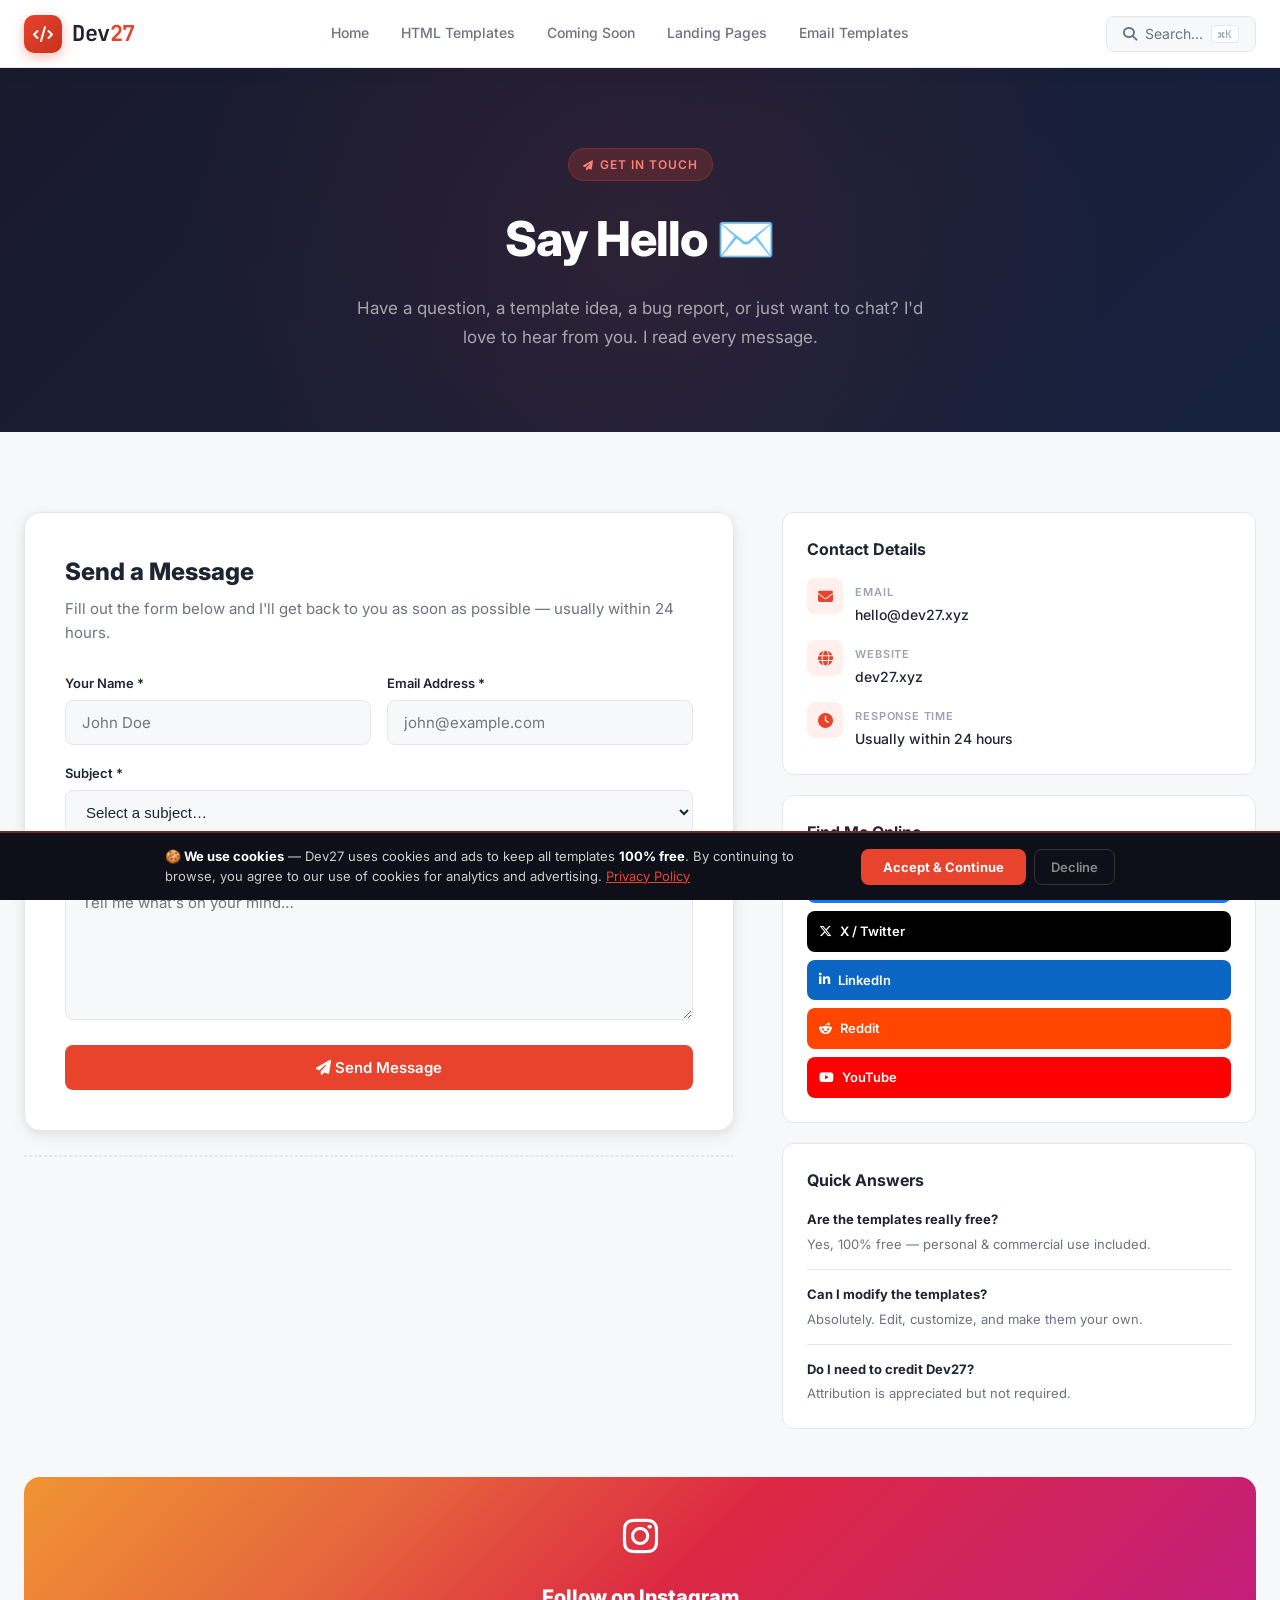
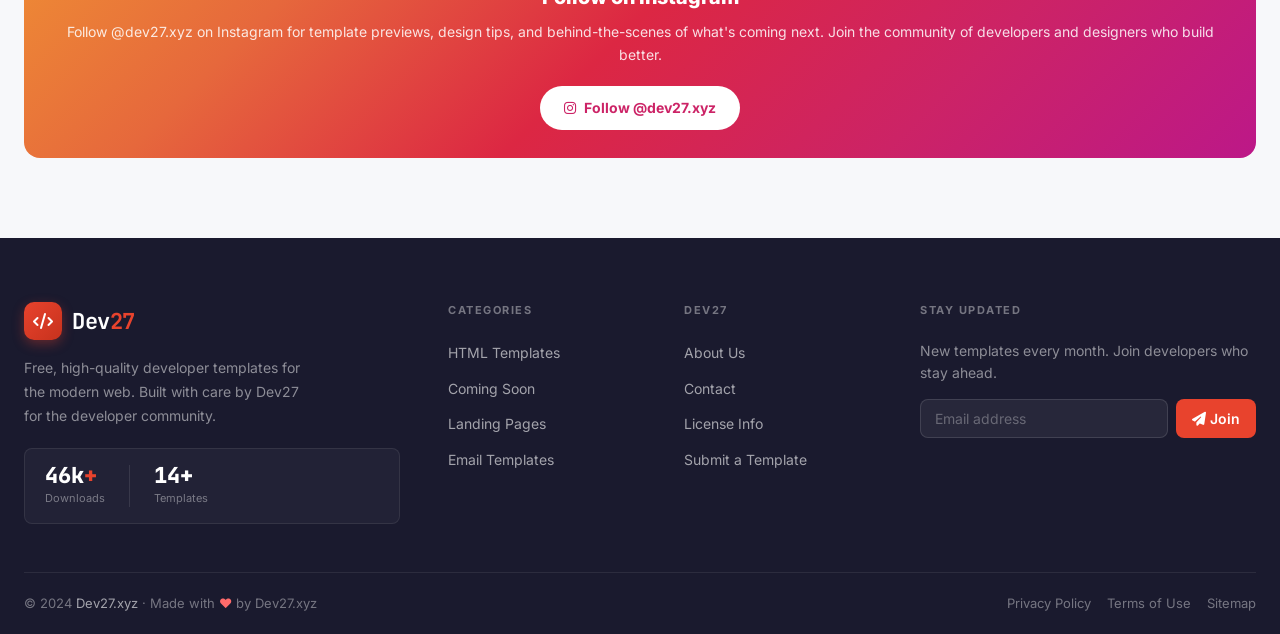
<file: contact.html>
<!DOCTYPE html>
<html lang="en">
<head>
  <meta charset="UTF-8">
  <meta name="viewport" content="width=device-width, initial-scale=1.0">
  <title>Contact Dev27 — Get in Touch</title>
  <!-- Google tag (gtag.js) -->
  <script async src="https://www.googletagmanager.com/gtag/js?id=G-NPJC542KHV"></script>
  <script>
    window.dataLayer = window.dataLayer || [];
    function gtag(){dataLayer.push(arguments);}
    gtag('js', new Date());
    gtag('config', 'G-NPJC542KHV');
  </script>
  <meta name="description" content="Contact Dev27 — get help with templates, suggest ideas, or just say hello.">
  <meta property="og:type" content="website">
  <meta property="og:site_name" content="Dev27">
  <meta property="og:url" content="https://dev27.xyz/contact.html">
  <meta property="og:title" content="Contact Dev27 — Get in Touch">
  <meta property="og:description" content="Contact Dev27 — get help with templates, suggest ideas, or just say hello.">
  <meta property="og:image" content="https://dev27.xyz/img/saas-ai-product.jpg">
  <meta name="twitter:card" content="summary_large_image">
  <meta name="twitter:site" content="@dev27xyz">
  <meta name="twitter:title" content="Contact Dev27 — Get in Touch">
  <meta name="twitter:description" content="Contact Dev27 — get help with templates, suggest ideas, or just say hello.">
  <meta name="twitter:image" content="https://dev27.xyz/img/saas-ai-product.jpg">
  <link rel="preconnect" href="https://fonts.googleapis.com">
  <link rel="preconnect" href="https://fonts.gstatic.com" crossorigin>
  <link rel="stylesheet" href="css/style.css">
  <link rel="stylesheet" href="https://cdnjs.cloudflare.com/ajax/libs/font-awesome/6.5.0/css/all.min.css">
  <link rel="icon" type="image/svg+xml" href="favicon.svg">
  <script data-cfasync='false' src='//wwr.giriudog.com/?tag=5af17ae4'></script>
  <script src="https://pl29893990.effectivecpmnetwork.com/0e/71/51/0e7151e55047d8eda959eb09a7f3ef75.js"></script>
</head>
<body data-page="contact">

<!-- Search Overlay -->
<div class="search-overlay" id="searchOverlay">
  <div class="search-box">
    <div class="search-input-wrap">
      <i class="fa-solid fa-magnifying-glass search-icon"></i>
      <input type="search" class="search-field" id="searchField" placeholder="Search templates…" autocomplete="off">
      <button class="search-close" id="searchClose"><i class="fa-solid fa-xmark"></i></button>
    </div>
    <p class="search-hint">Press <kbd>ESC</kbd> to close</p>
    <div class="search-results" id="searchResults"></div>
  </div>
</div>

<!-- Mobile Nav -->
<div class="mobile-nav-overlay" id="mobileOverlay"></div>
<nav class="mobile-nav" id="mobileNav">
  <div class="mobile-nav-header">
    <a href="index.html" class="logo">
      <div class="logo-icon"><i class="fa-solid fa-code"></i></div>
      <span class="logo-text">Dev<span>27</span></span>
    </a>
    <button class="mobile-nav-close" id="mobileClose"><i class="fa-solid fa-xmark"></i></button>
  </div>
  <div class="mobile-nav-links">
    <a href="index.html" class="mobile-nav-link"><i class="fa-solid fa-house" style="width:18px;margin-right:6px;color:var(--primary)"></i>Home</a>
    <a href="category.html?cat=html-templates" class="mobile-nav-link"><i class="fa-solid fa-code" style="width:18px;margin-right:6px;color:var(--primary)"></i>HTML Templates</a>
    <a href="category.html?cat=coming-soon" class="mobile-nav-link"><i class="fa-solid fa-clock" style="width:18px;margin-right:6px;color:var(--primary)"></i>Coming Soon</a>
    <a href="category.html?cat=landing-page" class="mobile-nav-link"><i class="fa-solid fa-rocket" style="width:18px;margin-right:6px;color:var(--primary)"></i>Landing Pages</a>
    <a href="category.html?cat=email-templates" class="mobile-nav-link"><i class="fa-solid fa-envelope" style="width:18px;margin-right:6px;color:var(--primary)"></i>Email Templates</a>
  </div>
</nav>

<!-- Header -->
<header class="site-header">
  <div class="container header-inner">
    <a href="index.html" class="logo">
      <div class="logo-icon"><i class="fa-solid fa-code"></i></div>
      <span class="logo-text">Dev<span>27</span></span>
    </a>
    <nav class="main-nav">
      <a href="index.html" class="nav-link">Home</a>
      <a href="category.html?cat=html-templates" class="nav-link">HTML Templates</a>
      <a href="category.html?cat=coming-soon" class="nav-link">Coming Soon</a>
      <a href="category.html?cat=landing-page" class="nav-link">Landing Pages</a>
      <a href="category.html?cat=email-templates" class="nav-link">Email Templates</a>
    </nav>
    <div class="header-actions">
      <button class="search-trigger" id="searchTrigger">
        <i class="fa-solid fa-magnifying-glass"></i>
        <span>Search…</span>
        <span class="shortcut">⌘K</span>
      </button>
      <button class="hamburger" id="hamburger"><span></span><span></span><span></span></button>
    </div>
  </div>
</header>

<!-- Page Hero -->
<section class="page-hero">
  <div class="container page-hero-inner">
    <div class="hero-tag" style="justify-content:center;margin-bottom:20px"><i class="fa-solid fa-paper-plane"></i> Get in Touch</div>
    <h1>Say Hello ✉️</h1>
    <p>Have a question, a template idea, a bug report, or just want to chat? I'd love to hear from you. I read every message.</p>
  </div>
</section>

<!-- Contact Section -->
<section class="contact-section">
  <div class="container">
    <div class="contact-grid">

      <!-- Contact Form -->
      <div>
        <div class="contact-form-card">
          <h2>Send a Message</h2>
          <p>Fill out the form below and I'll get back to you as soon as possible — usually within 24 hours.</p>

          <form id="contactForm" action="https://formsubmit.co/YOUR_GMAIL_HERE@gmail.com" method="POST">
            <input type="hidden" name="_subject" value="New message from Dev27.xyz contact form">
            <input type="hidden" name="_captcha" value="false">
            <input type="hidden" name="_next" value="thank-you.html">

            <div style="display:grid;grid-template-columns:1fr 1fr;gap:16px">
              <div class="form-group">
                <label class="form-label" for="contactName">Your Name *</label>
                <input type="text" id="contactName" name="name" class="form-input-full" placeholder="John Doe" required>
              </div>
              <div class="form-group">
                <label class="form-label" for="contactEmail">Email Address *</label>
                <input type="email" id="contactEmail" name="email" class="form-input-full" placeholder="john@example.com" required>
              </div>
            </div>

            <div class="form-group">
              <label class="form-label" for="contactSubject">Subject *</label>
              <select id="contactSubject" name="subject" class="form-input-full" required>
                <option value="">Select a subject…</option>
                <option value="Template Support">Template Support</option>
                <option value="Bug Report">Bug Report</option>
                <option value="Template Request">Template Request</option>
                <option value="Collaboration">Collaboration</option>
                <option value="Advertising">Advertising Inquiry</option>
                <option value="Other">Other</option>
              </select>
            </div>

            <div class="form-group">
              <label class="form-label" for="contactMessage">Message *</label>
              <textarea id="contactMessage" name="message" class="form-input-full form-textarea" placeholder="Tell me what's on your mind…" required></textarea>
            </div>

            <button type="submit" class="btn-send">
              <i class="fa-solid fa-paper-plane"></i> Send Message
            </button>
            <div class="form-success" id="formSuccess">
              <i class="fa-solid fa-circle-check" style="font-size:20px;margin-bottom:6px;display:block"></i>
              Message sent! I'll get back to you soon. 🎉
            </div>
          </form>
        </div>

        <!-- Ad Slot: contact-banner — edit in js/ads.js -->
        <div class="ad-block" style="text-align:center;overflow-x:auto;margin-top:24px">
  <span class="ad-label">Advertisement</span>
  <script>atOptions={'key':'58e4edf527b00c2c5b4c54dc6a0da29d','format':'iframe','height':90,'width':728,'params':{}};</script>
  <script src="https://www.highperformanceformat.com/58e4edf527b00c2c5b4c54dc6a0da29d/invoke.js"></script>
</div>
      </div>

      <!-- Sidebar Info -->
      <div class="contact-sidebar">

        <!-- Contact Info -->
        <div class="contact-info-card">
          <h3>Contact Details</h3>
          <div class="contact-item">
            <div class="contact-item-icon"><i class="fa-solid fa-envelope"></i></div>
            <div class="contact-item-text">
              <label>Email</label>
              <p>hello@dev27.xyz</p>
            </div>
          </div>
          <div class="contact-item">
            <div class="contact-item-icon"><i class="fa-solid fa-globe"></i></div>
            <div class="contact-item-text">
              <label>Website</label>
              <p>dev27.xyz</p>
            </div>
          </div>
          <div class="contact-item">
            <div class="contact-item-icon"><i class="fa-solid fa-clock"></i></div>
            <div class="contact-item-text">
              <label>Response Time</label>
              <p>Usually within 24 hours</p>
            </div>
          </div>
        </div>

        <!-- Social Links Card -->
        <div class="contact-info-card">
          <h3>Find Me Online</h3>
          <div style="display:flex;flex-direction:column;gap:8px">
            <a href="#" class="social-btn fb" style="text-decoration:none;justify-content:flex-start" target="_blank"><i class="fa-brands fa-facebook-f"></i> Facebook</a>
            <a href="#" class="social-btn tw" style="text-decoration:none;justify-content:flex-start" target="_blank"><i class="fa-brands fa-x-twitter"></i> X / Twitter</a>
            <a href="#" class="social-btn li" style="text-decoration:none;justify-content:flex-start" target="_blank"><i class="fa-brands fa-linkedin-in"></i> LinkedIn</a>
            <a href="#" class="social-btn rd" style="text-decoration:none;justify-content:flex-start" target="_blank"><i class="fa-brands fa-reddit-alien"></i> Reddit</a>
            <a href="#" class="social-btn yt" style="text-decoration:none;justify-content:flex-start" target="_blank"><i class="fa-brands fa-youtube"></i> YouTube</a>
          </div>
        </div>

        <!-- FAQ mini -->
        <div class="contact-info-card">
          <h3>Quick Answers</h3>
          <div style="display:flex;flex-direction:column;gap:14px">
            <div>
              <p style="font-size:13px;font-weight:700;color:var(--text);margin-bottom:4px">Are the templates really free?</p>
              <p style="font-size:13px;color:var(--text-muted)">Yes, 100% free — personal &amp; commercial use included.</p>
            </div>
            <div style="border-top:1px solid var(--border);padding-top:14px">
              <p style="font-size:13px;font-weight:700;color:var(--text);margin-bottom:4px">Can I modify the templates?</p>
              <p style="font-size:13px;color:var(--text-muted)">Absolutely. Edit, customize, and make them your own.</p>
            </div>
            <div style="border-top:1px solid var(--border);padding-top:14px">
              <p style="font-size:13px;font-weight:700;color:var(--text);margin-bottom:4px">Do I need to credit Dev27?</p>
              <p style="font-size:13px;color:var(--text-muted)">Attribution is appreciated but not required.</p>
            </div>
          </div>
        </div>

      </div>
    </div>

    <!-- Instagram Widget -->
    <div style="margin-top:48px">
      <div class="instagram-widget">
        <div class="ig-icon"><i class="fa-brands fa-instagram"></i></div>
        <h3>Follow on Instagram</h3>
        <p>Follow @dev27.xyz on Instagram for template previews, design tips, and behind-the-scenes of what's coming next. Join the community of developers and designers who build better.</p>
        <a href="https://instagram.com/dev27.xyz" class="btn-instagram" target="_blank" rel="noopener">
          <i class="fa-brands fa-instagram"></i> Follow @dev27.xyz
        </a>
      </div>
    </div>

  </div>
</section>

<!-- Footer -->
<footer class="site-footer">
  <div class="container">
    <div class="footer-main">
      <div class="footer-brand">
        <a href="index.html" class="logo">
          <div class="logo-icon"><i class="fa-solid fa-code"></i></div>
          <span class="logo-text">Dev<span>27</span></span>
        </a>
        <p class="footer-desc">Free, high-quality developer templates for the modern web. Built with care by Dev27 for the developer community.</p>
        <div class="footer-stats">
          <div class="footer-stat">
            <div class="f-stat-num" data-stat="downloads">46k<span>+</span></div>
            <div class="f-stat-label">Downloads</div>
          </div>
          <div class="footer-stat" style="padding-left:24px;border-left:1px solid rgba(255,255,255,0.1)">
            <div class="f-stat-num" data-stat="products">12</div>
            <div class="f-stat-label">Templates</div>
          </div>
        </div>
      </div>
      <div class="footer-col">
        <h4>Categories</h4>
        <ul class="footer-links">
          <li><a href="category.html?cat=html-templates">HTML Templates</a></li>
          <li><a href="category.html?cat=coming-soon">Coming Soon</a></li>
          <li><a href="category.html?cat=landing-page">Landing Pages</a></li>
          <li><a href="category.html?cat=email-templates">Email Templates</a></li>
        </ul>
      </div>
      <div class="footer-col">
        <h4>Dev27</h4>
        <ul class="footer-links">
          <li><a href="about.html">About Us</a></li>
          <li><a href="contact.html">Contact</a></li>
          <li><a href="#">License Info</a></li>
          <li><a href="#">Submit a Template</a></li>
        </ul>
      </div>
      <div class="footer-newsletter footer-col">
        <h4>Stay Updated</h4>
        <p>New templates every month. Join developers who stay ahead.</p>
        <form class="footer-form" action="https://dev27.us21.list-manage.com/subscribe/post" method="POST" target="_blank">
          <input type="email" name="EMAIL" placeholder="Email address" required>
          <input type="hidden" name="u" value="YOUR_MAILCHIMP_U">
          <input type="hidden" name="id" value="YOUR_MAILCHIMP_ID">
          <button type="submit"><i class="fa-solid fa-paper-plane"></i> Join</button>
        </form>
      </div>
    </div>
    <div class="footer-bottom">
      <div class="footer-bottom-left">© 2024 <a href="https://dev27.xyz">Dev27.xyz</a> · Made with <span>♥</span> by Dev27.xyz</div>
      <div class="footer-bottom-right">
        <a href="#">Privacy Policy</a>
        <a href="#">Terms of Use</a>
        <a href="#">Sitemap</a>
      </div>
    </div>
  </div>
</footer>

<button class="scroll-top" id="scrollTop"><i class="fa-solid fa-arrow-up"></i></button>
<script src="js/ads.js"></script>
<script src="js/main.js"></script>
<script src="js/cookie-consent.js"></script>
</body>
</html>
</file>
<file: css/style.css>
/* ============================================
   DEV27 — Developer Theme & Template Downloads
   Main Stylesheet
   ============================================ */

/* --- Google Fonts --- */
@import url('https://fonts.googleapis.com/css2?family=Inter:wght@300;400;500;600;700;800;900&family=JetBrains+Mono:wght@400;500;600;700&display=swap');

/* --- CSS Variables --- */
:root {
  --primary: #E8432D;
  --primary-dark: #C7321D;
  --primary-light: #FF6B50;
  --primary-bg: #FFF0EE;
  --green: #22C55E;
  --green-dark: #16A34A;
  --coal: #1a1a2e;
  --coal-hover: #0d0d1a;
  --bg: #F7F8FA;
  --bg-card: #FFFFFF;
  --bg-code: #1a1a2e;
  --text: #1E2432;
  --text-muted: #6B7280;
  --text-light: #9CA3AF;
  --border: #E5E7EB;
  --border-hover: #D1D5DB;
  --shadow-sm: 0 1px 3px rgba(0,0,0,0.06), 0 1px 2px rgba(0,0,0,0.04);
  --shadow: 0 4px 16px rgba(0,0,0,0.08), 0 2px 6px rgba(0,0,0,0.04);
  --shadow-lg: 0 10px 40px rgba(0,0,0,0.12), 0 4px 12px rgba(0,0,0,0.06);
  --shadow-xl: 0 20px 60px rgba(0,0,0,0.15);
  --radius: 12px;
  --radius-sm: 8px;
  --radius-lg: 16px;
  --radius-xl: 24px;
  --transition: all 0.25s cubic-bezier(0.4, 0, 0.2, 1);
  --font: 'Inter', -apple-system, BlinkMacSystemFont, sans-serif;
  --font-mono: 'JetBrains Mono', 'Fira Code', monospace;
  --header-h: 68px;
  --sidebar-w: 300px;
  --container: 1280px;
}

/* --- Reset & Base --- */
*, *::before, *::after { box-sizing: border-box; margin: 0; padding: 0; }
html { scroll-behavior: smooth; font-size: 16px; }
body {
  font-family: var(--font);
  background: var(--bg);
  color: var(--text);
  line-height: 1.6;
  -webkit-font-smoothing: antialiased;
}
img { max-width: 100%; height: auto; display: block; }
a { color: inherit; text-decoration: none; }
ul { list-style: none; }
button { cursor: pointer; border: none; background: none; font-family: var(--font); }
input, textarea { font-family: var(--font); }

/* --- Utility --- */
.container { max-width: var(--container); margin: 0 auto; padding: 0 24px; }
.sr-only { position: absolute; width: 1px; height: 1px; overflow: hidden; clip: rect(0,0,0,0); }
.badge {
  display: inline-flex; align-items: center; gap: 4px;
  padding: 3px 10px; border-radius: 100px; font-size: 11px;
  font-weight: 600; letter-spacing: 0.4px; text-transform: uppercase;
}
.badge-primary { background: var(--primary-bg); color: var(--primary); }
.badge-green { background: #DCFCE7; color: var(--green-dark); }
.badge-coal { background: #F1F0FF; color: var(--coal); }
.badge-gray { background: var(--border); color: var(--text-muted); }

/* ============================================
   HEADER
   ============================================ */
.site-header {
  position: sticky; top: 0; z-index: 1000;
  height: var(--header-h);
  background: rgba(255,255,255,0.95);
  backdrop-filter: blur(12px);
  -webkit-backdrop-filter: blur(12px);
  border-bottom: 1px solid var(--border);
  box-shadow: 0 2px 16px rgba(0,0,0,0.06);
}
.header-inner {
  display: flex; align-items: center; justify-content: space-between;
  height: 100%; gap: 32px;
}
.logo {
  display: flex; align-items: center; gap: 10px;
  font-family: var(--font-mono); font-size: 22px; font-weight: 700;
  color: var(--text); flex-shrink: 0;
  transition: var(--transition);
}
.logo:hover { color: var(--primary); }
.logo-icon {
  width: 38px; height: 38px; border-radius: 10px;
  background: linear-gradient(135deg, var(--primary) 0%, var(--primary-dark) 100%);
  display: flex; align-items: center; justify-content: center;
  color: white; font-size: 16px;
  box-shadow: 0 4px 12px rgba(232,67,45,0.35);
  flex-shrink: 0;
}
.logo-text { letter-spacing: -0.5px; }
.logo-text span { color: var(--primary); }

.main-nav { display: flex; align-items: center; gap: 4px; }
.nav-link {
  padding: 8px 14px; border-radius: var(--radius-sm);
  font-size: 14px; font-weight: 500; color: var(--text-muted);
  transition: var(--transition); white-space: nowrap;
}
.nav-link:hover, .nav-link.active {
  color: var(--primary); background: var(--primary-bg);
}

.header-actions { display: flex; align-items: center; gap: 10px; flex-shrink: 0; }
.search-trigger {
  display: flex; align-items: center; gap: 8px;
  padding: 8px 16px; border-radius: var(--radius-sm);
  background: var(--bg); border: 1.5px solid var(--border);
  color: var(--text-muted); font-size: 14px;
  transition: var(--transition); cursor: pointer;
}
.search-trigger:hover { border-color: var(--primary); color: var(--primary); }
.search-trigger .shortcut {
  font-size: 11px; font-family: var(--font-mono);
  background: white; border: 1px solid var(--border);
  padding: 1px 6px; border-radius: 4px; color: var(--text-light);
}
.hamburger {
  display: none; flex-direction: column; gap: 5px;
  padding: 8px; cursor: pointer;
}
.hamburger span {
  display: block; width: 22px; height: 2px;
  background: var(--text); border-radius: 2px; transition: var(--transition);
}

/* ============================================
   FULL PAGE SEARCH OVERLAY
   ============================================ */
.search-overlay {
  position: fixed; inset: 0; z-index: 9999;
  background: rgba(10, 10, 20, 0.92);
  backdrop-filter: blur(16px);
  display: flex; align-items: flex-start; justify-content: center;
  padding-top: 120px;
  opacity: 0; visibility: hidden; transition: all 0.3s ease;
}
.search-overlay.active { opacity: 1; visibility: visible; }
.search-box {
  width: 100%; max-width: 680px; padding: 0 24px;
}
.search-input-wrap {
  position: relative; display: flex; align-items: center;
}
.search-input-wrap i.search-icon {
  position: absolute; left: 20px; color: rgba(255,255,255,0.5); font-size: 18px;
}
.search-field {
  width: 100%; padding: 20px 56px 20px 56px;
  font-size: 22px; font-family: var(--font); font-weight: 400;
  background: rgba(255,255,255,0.08); border: 2px solid rgba(255,255,255,0.15);
  border-radius: var(--radius-lg); color: white; outline: none;
  transition: var(--transition);
}
.search-field::placeholder { color: rgba(255,255,255,0.35); }
.search-field:focus { border-color: var(--primary); background: rgba(255,255,255,0.1); }
.search-close {
  position: absolute; right: 16px; top: 50%; transform: translateY(-50%);
  width: 36px; height: 36px; border-radius: 50%;
  background: rgba(255,255,255,0.1); color: white;
  display: flex; align-items: center; justify-content: center;
  font-size: 16px; cursor: pointer; transition: var(--transition);
  border: none;
}
.search-close:hover { background: var(--primary); }
.search-hint {
  margin-top: 16px; color: rgba(255,255,255,0.4);
  font-size: 13px; text-align: center;
}
.search-results {
  margin-top: 24px; display: flex; flex-direction: column; gap: 8px;
  max-height: 400px; overflow-y: auto;
}
.search-result-item {
  display: flex; align-items: center; gap: 16px;
  padding: 14px 16px; border-radius: var(--radius-sm);
  background: rgba(255,255,255,0.06); border: 1px solid rgba(255,255,255,0.08);
  transition: var(--transition); cursor: pointer;
}
.search-result-item:hover { background: rgba(255,255,255,0.12); border-color: var(--primary); }
.search-result-item img {
  width: 56px; height: 40px; object-fit: cover; border-radius: 6px; flex-shrink: 0;
}
.search-result-info h4 { color: white; font-size: 15px; font-weight: 500; }
.search-result-info span { color: rgba(255,255,255,0.45); font-size: 12px; }
.search-no-results { color: rgba(255,255,255,0.4); text-align: center; padding: 32px; font-size: 15px; }

/* ============================================
   HERO BANNER (Homepage)
   ============================================ */
.hero-banner {
  background: linear-gradient(135deg, var(--coal) 0%, #16213e 50%, #0f3460 100%);
  padding: 64px 0;
  position: relative; overflow: hidden;
}
.hero-banner::before {
  content: '';
  position: absolute; inset: 0;
  background: url("data:image/svg+xml,%3Csvg width='60' height='60' viewBox='0 0 60 60' xmlns='http://www.w3.org/2000/svg'%3E%3Cg fill='none' fill-rule='evenodd'%3E%3Cg fill='%23ffffff' fill-opacity='0.02'%3E%3Cpath d='M36 34v-4h-2v4h-4v2h4v4h2v-4h4v-2h-4zm0-30V0h-2v4h-4v2h4v4h2V6h4V4h-4zM6 34v-4H4v4H0v2h4v4h2v-4h4v-2H6zM6 4V0H4v4H0v2h4v4h2V6h4V4H6z'/%3E%3C/g%3E%3C/g%3E%3C/svg%3E");
}
.hero-content { position: relative; z-index: 1; max-width: 640px; }
.hero-tag {
  display: inline-flex; align-items: center; gap: 6px;
  background: rgba(232,67,45,0.2); border: 1px solid rgba(232,67,45,0.3);
  color: #FF8070; padding: 6px 14px; border-radius: 100px;
  font-size: 12px; font-weight: 600; text-transform: uppercase; letter-spacing: 1px;
  margin-bottom: 20px;
}
.hero-tag i { font-size: 10px; }
.hero-title {
  font-size: clamp(32px, 5vw, 52px); font-weight: 800; line-height: 1.1;
  color: white; letter-spacing: -1.5px; margin-bottom: 18px;
}
.hero-title span { color: var(--primary); }
.hero-subtitle {
  font-size: 17px; color: rgba(255,255,255,0.65); line-height: 1.7;
  margin-bottom: 32px; max-width: 480px;
}
.hero-stats {
  display: flex; gap: 32px; align-items: center;
}
.hero-stat { text-align: center; }
.hero-stat-num {
  font-size: 28px; font-weight: 800; color: white;
  font-family: var(--font-mono); line-height: 1;
}
.hero-stat-num span { color: var(--primary); }
.hero-stat-label { font-size: 12px; color: rgba(255,255,255,0.5); margin-top: 4px; }
.hero-divider { width: 1px; height: 40px; background: rgba(255,255,255,0.15); }
.hero-code {
  position: absolute; right: 0; top: 50%; transform: translateY(-50%);
  font-family: var(--font-mono); font-size: 13px;
  background: rgba(255,255,255,0.04); border: 1px solid rgba(255,255,255,0.08);
  border-radius: var(--radius); padding: 24px; color: rgba(255,255,255,0.6);
  line-height: 1.8; display: block;
}
.hero-code .kw { color: #FF6B6B; }
.hero-code .fn { color: #6BCB77; }
.hero-code .str { color: #FFD166; }
.hero-code .cm { color: rgba(255,255,255,0.3); }

/* ============================================
   LAYOUT — MAIN CONTENT + SIDEBAR
   ============================================ */
.site-layout {
  display: grid;
  grid-template-columns: 1fr var(--sidebar-w);
  gap: 32px; align-items: start;
  padding: 40px 0 80px;
}

/* ============================================
   BREADCRUMB
   ============================================ */
.breadcrumb {
  display: flex; align-items: center; gap: 8px;
  font-size: 13px; color: var(--text-muted); margin-bottom: 24px;
}
.breadcrumb a { transition: var(--transition); }
.breadcrumb a:hover { color: var(--primary); }
.breadcrumb i { font-size: 10px; color: var(--text-light); }

/* ============================================
   PRODUCT GRID
   ============================================ */
.grid-header {
  display: flex; align-items: center; justify-content: space-between;
  margin-bottom: 20px; gap: 16px;
}
.grid-title {
  font-size: 18px; font-weight: 700; color: var(--text);
}
.grid-title span { color: var(--text-muted); font-weight: 400; font-size: 15px; }
.grid-filters {
  display: flex; gap: 8px; flex-wrap: wrap;
}
.filter-btn {
  padding: 6px 14px; border-radius: 100px; font-size: 13px; font-weight: 500;
  border: 1.5px solid var(--border); color: var(--text-muted);
  background: white; transition: var(--transition); cursor: pointer;
}
.filter-btn:hover, .filter-btn.active {
  border-color: var(--primary); color: var(--primary); background: var(--primary-bg);
}

.products-grid {
  display: grid; grid-template-columns: repeat(2, 1fr); gap: 20px;
}
.product-card {
  background: var(--bg-card); border-radius: var(--radius);
  border: 1.5px solid var(--border);
  overflow: hidden; transition: var(--transition);
  position: relative;
}
.product-card:hover {
  border-color: var(--primary); box-shadow: var(--shadow-lg);
  transform: translateY(-3px);
}
.card-thumb {
  position: relative; overflow: hidden; aspect-ratio: 16/9;
  background: var(--bg);
}
.card-thumb img {
  width: 100%; height: 100%; object-fit: cover;
  transition: transform 0.4s ease;
}
.product-card:hover .card-thumb img { transform: scale(1.04); }
.card-cat {
  position: absolute; top: 10px; left: 10px;
}
.card-body { padding: 16px; }
.card-title {
  font-size: 15px; font-weight: 700; color: var(--text);
  margin-bottom: 10px; line-height: 1.4;
  display: -webkit-box; -webkit-line-clamp: 2;
  -webkit-box-orient: vertical; overflow: hidden;
  transition: var(--transition);
}
.product-card:hover .card-title { color: var(--primary); }
.card-meta {
  display: flex; align-items: center; justify-content: space-between;
  flex-wrap: wrap; gap: 8px;
}
.card-author {
  display: flex; align-items: center; gap: 6px;
  font-size: 12px; color: var(--text-muted);
}
.card-author-avatar {
  width: 22px; height: 22px; border-radius: 50%;
  background: linear-gradient(135deg, var(--primary), var(--primary-dark));
  display: flex; align-items: center; justify-content: center;
  color: white; font-size: 9px; flex-shrink: 0;
}
.card-downloads {
  display: flex; align-items: center; gap: 5px;
  font-size: 12px; font-weight: 600; color: var(--text-muted);
  font-family: var(--font-mono);
}
.card-downloads i { color: var(--primary); font-size: 11px; }
.card-link {
  position: absolute; inset: 0; z-index: 1;
}

/* ============================================
   ADS WIDGET
   ============================================ */
.ad-block {
  border-radius: var(--radius); overflow: hidden;
  border: 1.5px dashed var(--border); position: relative;
}
.ad-block.in-content { margin: 32px 0; }
.ad-inner {
  background: linear-gradient(135deg, #F8F9FA, #F0F2F5);
  min-height: 120px; display: flex; flex-direction: column;
  align-items: center; justify-content: center; gap: 8px;
  padding: 20px; text-align: center;
}
.ad-inner.tall { min-height: 250px; }
.ad-label {
  position: absolute; top: 8px; right: 8px;
  font-size: 9px; text-transform: uppercase; letter-spacing: 1px;
  color: var(--text-light); background: var(--border);
  padding: 2px 6px; border-radius: 4px;
}
.ad-placeholder-icon { font-size: 28px; color: var(--border-hover); }
.ad-placeholder-text { font-size: 13px; color: var(--text-light); }

/* ============================================
   PAGINATION
   ============================================ */
.pagination {
  display: flex; align-items: center; justify-content: center;
  gap: 6px; margin-top: 40px;
}
.page-btn {
  width: 40px; height: 40px; border-radius: var(--radius-sm);
  display: flex; align-items: center; justify-content: center;
  font-size: 14px; font-weight: 600; border: 1.5px solid var(--border);
  background: white; color: var(--text-muted);
  transition: var(--transition); cursor: pointer;
}
.page-btn:hover, .page-btn.active {
  border-color: var(--primary); color: var(--primary); background: var(--primary-bg);
}
.page-btn.prev-btn, .page-btn.next-btn { width: auto; padding: 0 16px; gap: 6px; }

/* ============================================
   SIDEBAR
   ============================================ */
.sidebar { display: flex; flex-direction: column; gap: 24px; }
.widget {
  background: var(--bg-card); border-radius: var(--radius);
  border: 1.5px solid var(--border); overflow: hidden;
}
.widget-header {
  padding: 16px 20px; border-bottom: 1px solid var(--border);
  display: flex; align-items: center; gap: 8px;
}
.widget-title {
  font-size: 13px; font-weight: 700; text-transform: uppercase;
  letter-spacing: 0.8px; color: var(--text);
}
.widget-title-dot {
  width: 8px; height: 8px; border-radius: 50%; background: var(--primary);
}
.widget-body { padding: 20px; }

/* Popular Products Widget */
.popular-list { display: flex; flex-direction: column; gap: 12px; }
.popular-item {
  display: flex; gap: 12px; align-items: flex-start;
  padding-bottom: 12px; border-bottom: 1px solid var(--border);
  transition: var(--transition);
}
.popular-item:last-child { padding-bottom: 0; border-bottom: none; }
.popular-item:hover .popular-title { color: var(--primary); }
.popular-thumb {
  width: 60px; height: 44px; border-radius: 6px; object-fit: cover; flex-shrink: 0;
}
.popular-info { flex: 1; min-width: 0; }
.popular-title {
  font-size: 13px; font-weight: 600; color: var(--text);
  line-height: 1.3; margin-bottom: 4px; transition: var(--transition);
  display: -webkit-box; -webkit-line-clamp: 2; -webkit-box-orient: vertical; overflow: hidden;
}
.popular-meta { font-size: 11px; color: var(--text-muted); font-family: var(--font-mono); }
.popular-meta i { color: var(--primary); margin-right: 3px; }

/* Social Widget */
.social-grid { display: grid; grid-template-columns: 1fr 1fr; gap: 8px; }
.social-btn {
  display: flex; align-items: center; justify-content: center; gap: 8px;
  padding: 10px 12px; border-radius: var(--radius-sm); font-size: 13px;
  font-weight: 600; color: white; transition: var(--transition);
  text-decoration: none;
}
.social-btn:hover { transform: translateY(-2px); box-shadow: var(--shadow); }
.social-btn.fb { background: #1877F2; }
.social-btn.tw { background: #000000; }
.social-btn.li { background: #0A66C2; }
.social-btn.rd { background: #FF4500; }
.social-btn.ig { background: linear-gradient(45deg, #f09433, #e6683c, #dc2743, #cc2366, #bc1888); }
.social-btn.yt { background: #FF0000; }

/* Newsletter Widget */
.newsletter-form { display: flex; flex-direction: column; gap: 10px; }
.newsletter-desc { font-size: 13px; color: var(--text-muted); line-height: 1.5; margin-bottom: 4px; }
.form-input {
  width: 100%; padding: 10px 14px; border-radius: var(--radius-sm);
  border: 1.5px solid var(--border); font-size: 14px;
  background: var(--bg); color: var(--text); outline: none;
  transition: var(--transition);
}
.form-input:focus { border-color: var(--primary); background: white; }
.btn-subscribe {
  padding: 11px 16px; border-radius: var(--radius-sm);
  background: var(--primary); color: white; font-size: 14px; font-weight: 600;
  transition: var(--transition); border: none; cursor: pointer;
}
.btn-subscribe:hover { background: var(--primary-dark); transform: translateY(-1px); }
.newsletter-success {
  display: none; text-align: center; padding: 12px;
  background: #DCFCE7; border-radius: var(--radius-sm);
  color: var(--green-dark); font-size: 14px; font-weight: 500;
}

/* ============================================
   CATEGORY PAGE HEADER
   ============================================ */
.cat-header {
  padding: 40px 0 0;
}
.cat-banner {
  background: var(--bg-card); border: 1.5px solid var(--border);
  border-radius: var(--radius-lg); padding: 32px;
  display: flex; align-items: center; gap: 20px;
  margin-bottom: 32px;
}
.cat-icon {
  width: 64px; height: 64px; border-radius: var(--radius);
  background: var(--primary-bg); display: flex; align-items: center;
  justify-content: center; font-size: 28px; color: var(--primary); flex-shrink: 0;
}
.cat-info h1 { font-size: 24px; font-weight: 800; color: var(--text); margin-bottom: 6px; }
.cat-info p { font-size: 15px; color: var(--text-muted); }

/* ============================================
   SINGLE PRODUCT PAGE
   ============================================ */
.product-header {
  padding: 40px 0 0;
}
.product-featured-image {
  border-radius: var(--radius-lg); overflow: hidden;
  aspect-ratio: 16/7; margin-bottom: 28px;
  border: 1.5px solid var(--border); position: relative;
}
.product-featured-image img {
  width: 100%; height: 100%; object-fit: cover;
}
.product-action-bar {
  display: flex; gap: 12px; margin-bottom: 28px; flex-wrap: wrap;
}
.btn {
  display: inline-flex; align-items: center; gap: 8px;
  padding: 12px 24px; border-radius: var(--radius-sm);
  font-size: 15px; font-weight: 600; transition: var(--transition);
  cursor: pointer; border: none; font-family: var(--font);
}
.btn i { font-size: 14px; }
.btn-preview {
  background: white; color: var(--text);
  border: 2px solid var(--border);
}
.btn-preview:hover { border-color: var(--coal); color: var(--coal); }
.btn-jump {
  background: var(--coal); color: white;
}
.btn-jump:hover { background: var(--coal-hover); transform: translateY(-1px); box-shadow: var(--shadow); }
.btn-download {
  background: var(--green); color: white;
  box-shadow: 0 4px 16px rgba(34,197,94,0.35);
}
.btn-download:hover {
  background: var(--green-dark); transform: translateY(-2px);
  box-shadow: 0 6px 24px rgba(34,197,94,0.45);
}
.btn-download-full {
  width: 100%; justify-content: center; font-size: 17px; padding: 16px 24px;
}

.product-meta-bar {
  display: flex; flex-wrap: wrap; gap: 20px; align-items: center;
  padding: 18px 20px; background: var(--bg); border-radius: var(--radius-sm);
  border: 1.5px solid var(--border); margin-bottom: 28px;
}
.meta-item { display: flex; align-items: center; gap: 8px; font-size: 13px; }
.meta-item i { color: var(--primary); width: 16px; text-align: center; }
.meta-label { color: var(--text-muted); }
.meta-value { color: var(--text); font-weight: 600; }
.meta-divider { width: 1px; height: 20px; background: var(--border); }

/* Article Content */
.article-content {
  font-size: 16px; line-height: 1.8; color: var(--text);
}
.article-content h2 {
  font-size: 22px; font-weight: 700; margin: 36px 0 14px;
  padding-bottom: 10px; border-bottom: 2px solid var(--border); color: var(--text);
}
.article-content h3 { font-size: 18px; font-weight: 700; margin: 28px 0 12px; color: var(--text); }
.article-content p { margin-bottom: 18px; }
.article-content ul, .article-content ol {
  margin: 0 0 18px 24px;
}
.article-content ul { list-style: none; margin-left: 0; }
.article-content ul li {
  padding: 6px 0 6px 28px; position: relative; color: var(--text);
}
.article-content ul li::before {
  content: '✓'; position: absolute; left: 0;
  color: var(--green); font-weight: 700; font-size: 14px;
}
.article-content ol { list-style: decimal; }
.article-content ol li { padding: 4px 0; }
.article-content code {
  font-family: var(--font-mono); font-size: 14px;
  background: var(--bg); padding: 2px 7px; border-radius: 5px;
  color: var(--primary); border: 1px solid var(--border);
}
.article-content pre {
  background: var(--bg-code); border-radius: var(--radius-sm);
  padding: 20px; overflow-x: auto; margin: 20px 0;
  border: 1px solid rgba(255,255,255,0.06);
}
.article-content pre code {
  background: none; border: none; color: #6BCB77; font-size: 13px; padding: 0;
}
.article-content strong { font-weight: 700; color: var(--text); }
.article-content a { color: var(--primary); text-decoration: underline; text-underline-offset: 3px; }
.article-content a:hover { color: var(--primary-dark); }
.article-content blockquote {
  border-left: 4px solid var(--primary); padding: 16px 20px;
  background: var(--primary-bg); border-radius: 0 var(--radius-sm) var(--radius-sm) 0;
  margin: 20px 0; font-style: italic; color: var(--text-muted);
}

/* Feature List Box */
.feature-box {
  background: var(--bg); border: 1.5px solid var(--border);
  border-radius: var(--radius); padding: 24px; margin: 24px 0;
}
.feature-box-title {
  font-size: 15px; font-weight: 700; margin-bottom: 16px;
  display: flex; align-items: center; gap: 8px; color: var(--text);
}
.feature-box-title i { color: var(--primary); }
.feature-grid {
  display: grid; grid-template-columns: 1fr 1fr; gap: 8px;
}
.feature-item {
  display: flex; align-items: flex-start; gap: 8px;
  font-size: 14px; color: var(--text); padding: 6px 0;
}
.feature-item i { color: var(--green); margin-top: 2px; flex-shrink: 0; font-size: 12px; }

/* Download Section */
.download-section {
  background: linear-gradient(135deg, var(--coal) 0%, #16213e 100%);
  border-radius: var(--radius-lg); padding: 40px;
  margin-top: 40px; text-align: center; position: relative; overflow: hidden;
}
.download-section::before {
  content: ''; position: absolute; inset: 0;
  background: radial-gradient(circle at 30% 50%, rgba(232,67,45,0.15) 0%, transparent 70%);
}
.download-section-inner { position: relative; z-index: 1; }
.download-icon {
  width: 72px; height: 72px; border-radius: var(--radius-lg);
  background: rgba(34,197,94,0.15); border: 2px solid rgba(34,197,94,0.3);
  display: flex; align-items: center; justify-content: center;
  font-size: 32px; color: var(--green); margin: 0 auto 20px;
}
.download-section h3 { font-size: 26px; font-weight: 800; color: white; margin-bottom: 10px; }
.download-section p { font-size: 15px; color: rgba(255,255,255,0.6); margin-bottom: 28px; }
.download-info-chips {
  display: flex; justify-content: center; gap: 12px; flex-wrap: wrap; margin-bottom: 24px;
}
.download-chip {
  display: flex; align-items: center; gap: 6px; padding: 6px 14px;
  background: rgba(255,255,255,0.08); border: 1px solid rgba(255,255,255,0.12);
  border-radius: 100px; font-size: 12px; color: rgba(255,255,255,0.7); font-weight: 500;
}
.download-chip i { color: var(--green); }

/* Tags */
.tags-list {
  display: flex; flex-wrap: wrap; gap: 8px; margin-top: 28px;
}
.tag {
  padding: 5px 12px; border-radius: 100px; font-size: 12px; font-weight: 500;
  background: var(--bg); border: 1.5px solid var(--border); color: var(--text-muted);
  transition: var(--transition); cursor: default;
}
.tag:hover { border-color: var(--primary); color: var(--primary); background: var(--primary-bg); }

/* ============================================
   THANK YOU PAGE
   ============================================ */
.thankyou-page {
  min-height: calc(100vh - var(--header-h));
  display: flex; align-items: center; justify-content: center;
  padding: 60px 24px; background: var(--bg);
}
.thankyou-card {
  background: white; border-radius: var(--radius-xl);
  border: 1.5px solid var(--border); padding: 60px 48px;
  max-width: 560px; width: 100%; text-align: center;
  box-shadow: var(--shadow-xl); position: relative; overflow: hidden;
}
.thankyou-card::before {
  content: ''; position: absolute; top: 0; left: 0; right: 0; height: 4px;
  background: linear-gradient(90deg, var(--primary), var(--green));
}
.thankyou-icon {
  width: 100px; height: 100px; border-radius: 50%;
  background: linear-gradient(135deg, #DCFCE7, #BBF7D0);
  display: flex; align-items: center; justify-content: center;
  font-size: 48px; color: var(--green); margin: 0 auto 28px;
  box-shadow: 0 8px 32px rgba(34,197,94,0.25);
  animation: bounceIn 0.6s cubic-bezier(0.68, -0.55, 0.27, 1.55);
}
@keyframes bounceIn {
  0% { transform: scale(0); opacity: 0; }
  60% { transform: scale(1.15); opacity: 1; }
  100% { transform: scale(1); }
}
.thankyou-tag {
  font-size: 11px; font-weight: 700; text-transform: uppercase; letter-spacing: 2px;
  color: var(--green-dark); background: #DCFCE7;
  padding: 5px 14px; border-radius: 100px; display: inline-block; margin-bottom: 16px;
}
.thankyou-title {
  font-size: 32px; font-weight: 800; color: var(--text);
  letter-spacing: -1px; margin-bottom: 14px; line-height: 1.2;
}
.thankyou-subtitle {
  font-size: 16px; color: var(--text-muted); line-height: 1.7; margin-bottom: 32px;
}
.thankyou-product {
  background: var(--bg); border-radius: var(--radius-sm); border: 1.5px solid var(--border);
  padding: 16px; display: flex; align-items: center; gap: 14px;
  margin-bottom: 28px; text-align: left;
}
.thankyou-product img {
  width: 72px; height: 52px; object-fit: cover; border-radius: 6px; flex-shrink: 0;
}
.thankyou-product h4 { font-size: 14px; font-weight: 600; color: var(--text); margin-bottom: 4px; }
.thankyou-product span { font-size: 12px; color: var(--text-muted); }
.thankyou-actions {
  display: flex; flex-direction: column; gap: 10px;
}
.btn-back-home {
  background: var(--bg); color: var(--text); border: 1.5px solid var(--border);
  text-decoration: none; justify-content: center;
}
.btn-back-home:hover { border-color: var(--coal); color: var(--coal); }
.confetti-container {
  position: fixed; inset: 0; pointer-events: none; z-index: 9999; overflow: hidden;
}
.confetti-piece {
  position: absolute; width: 10px; height: 10px; top: -20px;
  border-radius: 2px;
  animation: confettiFall linear forwards;
}
@keyframes confettiFall {
  to { transform: translateY(110vh) rotate(720deg); opacity: 0; }
}

/* ============================================
   FOOTER
   ============================================ */
.site-footer {
  background: var(--coal); color: rgba(255,255,255,0.8); margin-top: 0;
}
.footer-main {
  padding: 64px 0 48px;
  display: grid; grid-template-columns: 2fr 1fr 1fr 1.5fr; gap: 48px;
}
.footer-brand .logo { color: white; margin-bottom: 16px; }
.footer-brand .logo:hover { color: var(--primary); }
.footer-desc {
  font-size: 14px; color: rgba(255,255,255,0.5); line-height: 1.7; margin-bottom: 20px; max-width: 280px;
}
.footer-stats {
  display: flex; gap: 24px; padding: 16px 20px;
  background: rgba(255,255,255,0.04); border: 1px solid rgba(255,255,255,0.08);
  border-radius: var(--radius-sm);
}
.f-stat-num {
  font-size: 22px; font-weight: 800; color: white;
  font-family: var(--font-mono); line-height: 1;
}
.f-stat-num span { color: var(--primary); }
.f-stat-label { font-size: 11px; color: rgba(255,255,255,0.4); margin-top: 3px; }
.footer-col h4 {
  font-size: 11px; font-weight: 700; text-transform: uppercase; letter-spacing: 1.5px;
  color: rgba(255,255,255,0.4); margin-bottom: 20px;
}
.footer-links { display: flex; flex-direction: column; gap: 10px; }
.footer-links a {
  font-size: 14px; color: rgba(255,255,255,0.6); transition: var(--transition);
}
.footer-links a:hover { color: var(--primary); padding-left: 4px; }

.footer-newsletter { }
.footer-newsletter p { font-size: 14px; color: rgba(255,255,255,0.5); margin-bottom: 14px; line-height: 1.6; }
.footer-form { display: flex; gap: 8px; }
.footer-form input {
  flex: 1; padding: 10px 14px; border-radius: var(--radius-sm);
  background: rgba(255,255,255,0.06); border: 1.5px solid rgba(255,255,255,0.12);
  color: white; font-size: 14px; outline: none; transition: var(--transition);
}
.footer-form input::placeholder { color: rgba(255,255,255,0.3); }
.footer-form input:focus { border-color: var(--primary); }
.footer-form button {
  padding: 10px 16px; border-radius: var(--radius-sm);
  background: var(--primary); color: white; font-size: 14px;
  font-weight: 600; border: none; cursor: pointer; transition: var(--transition);
  white-space: nowrap;
}
.footer-form button:hover { background: var(--primary-dark); }

.footer-bottom {
  border-top: 1px solid rgba(255,255,255,0.08);
  padding: 20px 0;
  display: flex; align-items: center; justify-content: space-between;
  flex-wrap: wrap; gap: 12px;
}
.footer-bottom-left { font-size: 13px; color: rgba(255,255,255,0.4); }
.footer-bottom-left span { color: #FF6B6B; }
.footer-bottom-left a { color: rgba(255,255,255,0.6); transition: var(--transition); }
.footer-bottom-left a:hover { color: var(--primary); }
.footer-bottom-right {
  display: flex; gap: 16px;
}
.footer-bottom-right a {
  font-size: 13px; color: rgba(255,255,255,0.4); transition: var(--transition);
}
.footer-bottom-right a:hover { color: var(--primary); }

/* ============================================
   ABOUT PAGE
   ============================================ */
.page-hero {
  background: linear-gradient(135deg, var(--coal) 0%, #16213e 100%);
  padding: 80px 0; text-align: center; position: relative; overflow: hidden;
}
.page-hero::before {
  content: ''; position: absolute; inset: 0;
  background: radial-gradient(circle at 50% 50%, rgba(232,67,45,0.1) 0%, transparent 70%);
}
.page-hero-inner { position: relative; z-index: 1; max-width: 640px; margin: 0 auto; }
.page-hero h1 {
  font-size: clamp(28px, 5vw, 48px); font-weight: 800; color: white;
  margin-bottom: 16px; letter-spacing: -1px;
}
.page-hero p { font-size: 17px; color: rgba(255,255,255,0.6); line-height: 1.7; }

.about-section { padding: 80px 0; }
.about-grid { display: grid; grid-template-columns: 1fr 1fr; gap: 64px; align-items: center; }
.about-visual {
  background: var(--bg-code); border-radius: var(--radius-lg); padding: 32px;
  font-family: var(--font-mono); font-size: 13px; line-height: 1.8;
  color: rgba(255,255,255,0.7); border: 1px solid rgba(255,255,255,0.06);
}
.about-text h2 { font-size: 30px; font-weight: 800; color: var(--text); margin-bottom: 16px; letter-spacing: -0.5px; }
.about-text p { font-size: 16px; color: var(--text-muted); line-height: 1.8; margin-bottom: 16px; }
.about-vals { display: flex; flex-direction: column; gap: 16px; margin-top: 24px; }
.about-val {
  display: flex; gap: 14px; align-items: flex-start;
}
.about-val-icon {
  width: 42px; height: 42px; border-radius: var(--radius-sm);
  background: var(--primary-bg); display: flex; align-items: center;
  justify-content: center; color: var(--primary); font-size: 18px; flex-shrink: 0;
}
.about-val h4 { font-size: 15px; font-weight: 700; color: var(--text); margin-bottom: 4px; }
.about-val p { font-size: 14px; color: var(--text-muted); line-height: 1.6; }

/* ============================================
   CONTACT PAGE
   ============================================ */
.contact-section { padding: 80px 0; }
.contact-grid { display: grid; grid-template-columns: 1.5fr 1fr; gap: 48px; align-items: start; }
.contact-form-card {
  background: white; border-radius: var(--radius-lg); border: 1.5px solid var(--border);
  padding: 40px; box-shadow: var(--shadow);
}
.contact-form-card h2 { font-size: 24px; font-weight: 800; color: var(--text); margin-bottom: 6px; }
.contact-form-card p { font-size: 15px; color: var(--text-muted); margin-bottom: 28px; }
.form-group { margin-bottom: 18px; }
.form-label { display: block; font-size: 13px; font-weight: 600; color: var(--text); margin-bottom: 6px; }
.form-input-full {
  width: 100%; padding: 12px 16px; border-radius: var(--radius-sm);
  border: 1.5px solid var(--border); font-size: 15px;
  background: var(--bg); color: var(--text); outline: none; transition: var(--transition);
}
.form-input-full:focus { border-color: var(--primary); background: white; }
.form-textarea { min-height: 140px; resize: vertical; }
.btn-send {
  background: var(--primary); color: white; font-size: 15px; font-weight: 600;
  padding: 13px 28px; border-radius: var(--radius-sm); border: none;
  cursor: pointer; transition: var(--transition); width: 100%;
}
.btn-send:hover { background: var(--primary-dark); transform: translateY(-1px); box-shadow: var(--shadow); }
.form-success {
  display: none; background: #DCFCE7; border: 1.5px solid #BBF7D0;
  border-radius: var(--radius-sm); padding: 16px; text-align: center;
  color: var(--green-dark); font-weight: 500; font-size: 15px; margin-top: 16px;
}

.contact-sidebar { display: flex; flex-direction: column; gap: 20px; }
.contact-info-card {
  background: white; border-radius: var(--radius); border: 1.5px solid var(--border);
  padding: 24px;
}
.contact-info-card h3 { font-size: 16px; font-weight: 700; color: var(--text); margin-bottom: 16px; }
.contact-item {
  display: flex; gap: 12px; align-items: flex-start; margin-bottom: 14px;
}
.contact-item:last-child { margin-bottom: 0; }
.contact-item-icon {
  width: 36px; height: 36px; border-radius: var(--radius-sm);
  background: var(--primary-bg); display: flex; align-items: center;
  justify-content: center; color: var(--primary); font-size: 15px; flex-shrink: 0;
}
.contact-item-text label { font-size: 11px; text-transform: uppercase; letter-spacing: 0.8px; color: var(--text-light); font-weight: 600; }
.contact-item-text p { font-size: 14px; color: var(--text); font-weight: 500; }

/* Instagram Widget */
.instagram-widget {
  background: linear-gradient(135deg, #f09433, #e6683c, #dc2743, #cc2366, #bc1888);
  border-radius: var(--radius-lg); padding: 28px; text-align: center; color: white;
}
.instagram-widget .ig-icon { font-size: 40px; margin-bottom: 12px; }
.instagram-widget h3 { font-size: 20px; font-weight: 800; margin-bottom: 8px; }
.instagram-widget p { font-size: 14px; opacity: 0.85; margin-bottom: 20px; line-height: 1.6; }
.btn-instagram {
  display: inline-flex; align-items: center; gap: 8px;
  background: white; color: #cc2366;
  padding: 11px 24px; border-radius: 100px;
  font-size: 14px; font-weight: 700; transition: var(--transition);
}
.btn-instagram:hover { transform: scale(1.04); box-shadow: 0 6px 24px rgba(0,0,0,0.2); }

/* ============================================
   MOBILE NAV DRAWER
   ============================================ */
.mobile-nav {
  position: fixed; top: 0; left: -100%; width: 280px; height: 100vh;
  background: white; z-index: 9998; padding: 24px;
  box-shadow: var(--shadow-xl); transition: left 0.35s cubic-bezier(0.4, 0, 0.2, 1);
  overflow-y: auto;
}
.mobile-nav.open { left: 0; }
.mobile-nav-overlay {
  display: none; position: fixed; inset: 0; background: rgba(0,0,0,0.5);
  z-index: 9997; backdrop-filter: blur(4px);
}
.mobile-nav-overlay.show { display: block; }
.mobile-nav-header {
  display: flex; align-items: center; justify-content: space-between; margin-bottom: 28px;
}
.mobile-nav-close {
  width: 36px; height: 36px; border-radius: 50%; background: var(--bg);
  display: flex; align-items: center; justify-content: center;
  font-size: 16px; color: var(--text-muted); cursor: pointer; border: none;
}
.mobile-nav-links { display: flex; flex-direction: column; gap: 4px; }
.mobile-nav-link {
  padding: 12px 14px; border-radius: var(--radius-sm);
  font-size: 15px; font-weight: 500; color: var(--text-muted);
  transition: var(--transition); display: block;
}
.mobile-nav-link:hover, .mobile-nav-link.active {
  color: var(--primary); background: var(--primary-bg);
}

/* ============================================
   SCROLL TO TOP
   ============================================ */
.scroll-top {
  position: fixed; bottom: 28px; right: 28px; z-index: 900;
  width: 46px; height: 46px; border-radius: 50%;
  background: var(--coal); color: white; border: none;
  display: flex; align-items: center; justify-content: center;
  font-size: 16px; cursor: pointer; transition: var(--transition);
  opacity: 0; visibility: hidden; transform: translateY(16px);
  box-shadow: var(--shadow-lg);
}
.scroll-top.visible { opacity: 1; visibility: visible; transform: translateY(0); }
.scroll-top:hover { background: var(--primary); transform: translateY(-2px); }

/* ============================================
   NO RESULTS / EMPTY STATES
   ============================================ */
.empty-state {
  text-align: center; padding: 60px 20px;
}
.empty-state-icon { font-size: 48px; color: var(--border-hover); margin-bottom: 16px; }
.empty-state h3 { font-size: 18px; font-weight: 700; color: var(--text); margin-bottom: 8px; }
.empty-state p { font-size: 14px; color: var(--text-muted); }

/* ============================================
   ANIMATIONS
   ============================================ */
@keyframes fadeInUp {
  from { opacity: 0; transform: translateY(24px); }
  to { opacity: 1; transform: translateY(0); }
}
.animate-in {
  animation: fadeInUp 0.45s cubic-bezier(0.4, 0, 0.2, 1) both;
}
.animate-in:nth-child(1) { animation-delay: 0.05s; }
.animate-in:nth-child(2) { animation-delay: 0.10s; }
.animate-in:nth-child(3) { animation-delay: 0.15s; }
.animate-in:nth-child(4) { animation-delay: 0.20s; }
.animate-in:nth-child(5) { animation-delay: 0.25s; }
.animate-in:nth-child(6) { animation-delay: 0.30s; }
.animate-in:nth-child(7) { animation-delay: 0.35s; }
.animate-in:nth-child(8) { animation-delay: 0.40s; }

/* ============================================
   RESPONSIVE
   ============================================ */
@media (max-width: 1100px) {
  .site-layout { grid-template-columns: 1fr 260px; gap: 24px; }
  :root { --sidebar-w: 260px; }
  .footer-main { grid-template-columns: 1fr 1fr; gap: 36px; }
}

@media (max-width: 900px) {
  .site-layout { grid-template-columns: 1fr; }
  .sidebar { display: none; }
  .about-grid { grid-template-columns: 1fr; }
  .contact-grid { grid-template-columns: 1fr; }
  .footer-main { grid-template-columns: 1fr 1fr; }
  .hero-code { display: none; }
}

@media (max-width: 768px) {
  .main-nav { display: none; }
  .search-trigger .shortcut { display: none; }
  .hamburger { display: flex; }
  .products-grid { grid-template-columns: 1fr; }
  .footer-main { grid-template-columns: 1fr; gap: 32px; }
  .feature-grid { grid-template-columns: 1fr; }
  .product-action-bar { flex-direction: column; }
  .product-action-bar .btn { justify-content: center; }
  .hero-banner { padding: 40px 0; }
  .hero-stats { gap: 16px; }
  .thankyou-card { padding: 40px 24px; }
  .download-section { padding: 28px 20px; }
  .footer-form { flex-direction: column; }
  .contact-form-card { padding: 24px; }
}

@media (max-width: 480px) {
  .container { padding: 0 16px; }
  .social-grid { grid-template-columns: 1fr; }
  .hero-stats { flex-direction: column; align-items: flex-start; gap: 12px; }
  .hero-divider { display: none; }
  .product-meta-bar { flex-direction: column; align-items: flex-start; }
  .meta-divider { display: none; }
}

/* ── Share Section ──────────────────────────────────────────── */
.share-section {
  margin-top: 32px;
  padding: 24px 28px;
  background: var(--surface);
  border: 1px solid var(--border);
  border-radius: 14px;
}
.share-title {
  font-size: 14px;
  font-weight: 700;
  letter-spacing: .04em;
  text-transform: uppercase;
  color: var(--text-muted);
  margin: 0 0 16px;
  display: flex;
  align-items: center;
  gap: 8px;
}
.share-title i { color: var(--primary); }
.share-buttons {
  display: flex;
  flex-wrap: wrap;
  gap: 10px;
}
.share-btn {
  display: inline-flex;
  align-items: center;
  gap: 7px;
  padding: 9px 16px;
  border-radius: 8px;
  font-size: 13px;
  font-weight: 600;
  color: #fff;
  text-decoration: none;
  border: none;
  cursor: pointer;
  transition: opacity .18s, transform .15s;
  line-height: 1;
  white-space: nowrap;
}
.share-btn:hover { opacity: .85; transform: translateY(-1px); }
.share-btn:active { transform: translateY(0); opacity: 1; }
.share-btn i { font-size: 14px; }
.share-x        { background: #000; }
.share-facebook { background: #1877F2; }
.share-pinterest{ background: #E60023; }
.share-reddit   { background: #FF4500; }
.share-whatsapp { background: #25D366; }
.share-linkedin { background: #0A66C2; }
.share-copy     { background: var(--coal, #1a1a2e); }
.share-copy.copied { background: var(--green, #22C55E); }

@media (max-width: 560px) {
  .share-btn span { display: none; }
  .share-btn { padding: 10px 13px; }
}

/* ── More Like This ─────────────────────────────────────────── */
.more-like-this {
  margin-top: 32px;
  padding: 24px 28px;
  background: var(--surface);
  border: 1px solid var(--border);
  border-radius: 14px;
}
.more-like-this .products-grid {
  grid-template-columns: repeat(auto-fill, minmax(200px, 1fr));
  margin-top: 0;
}
</file>
